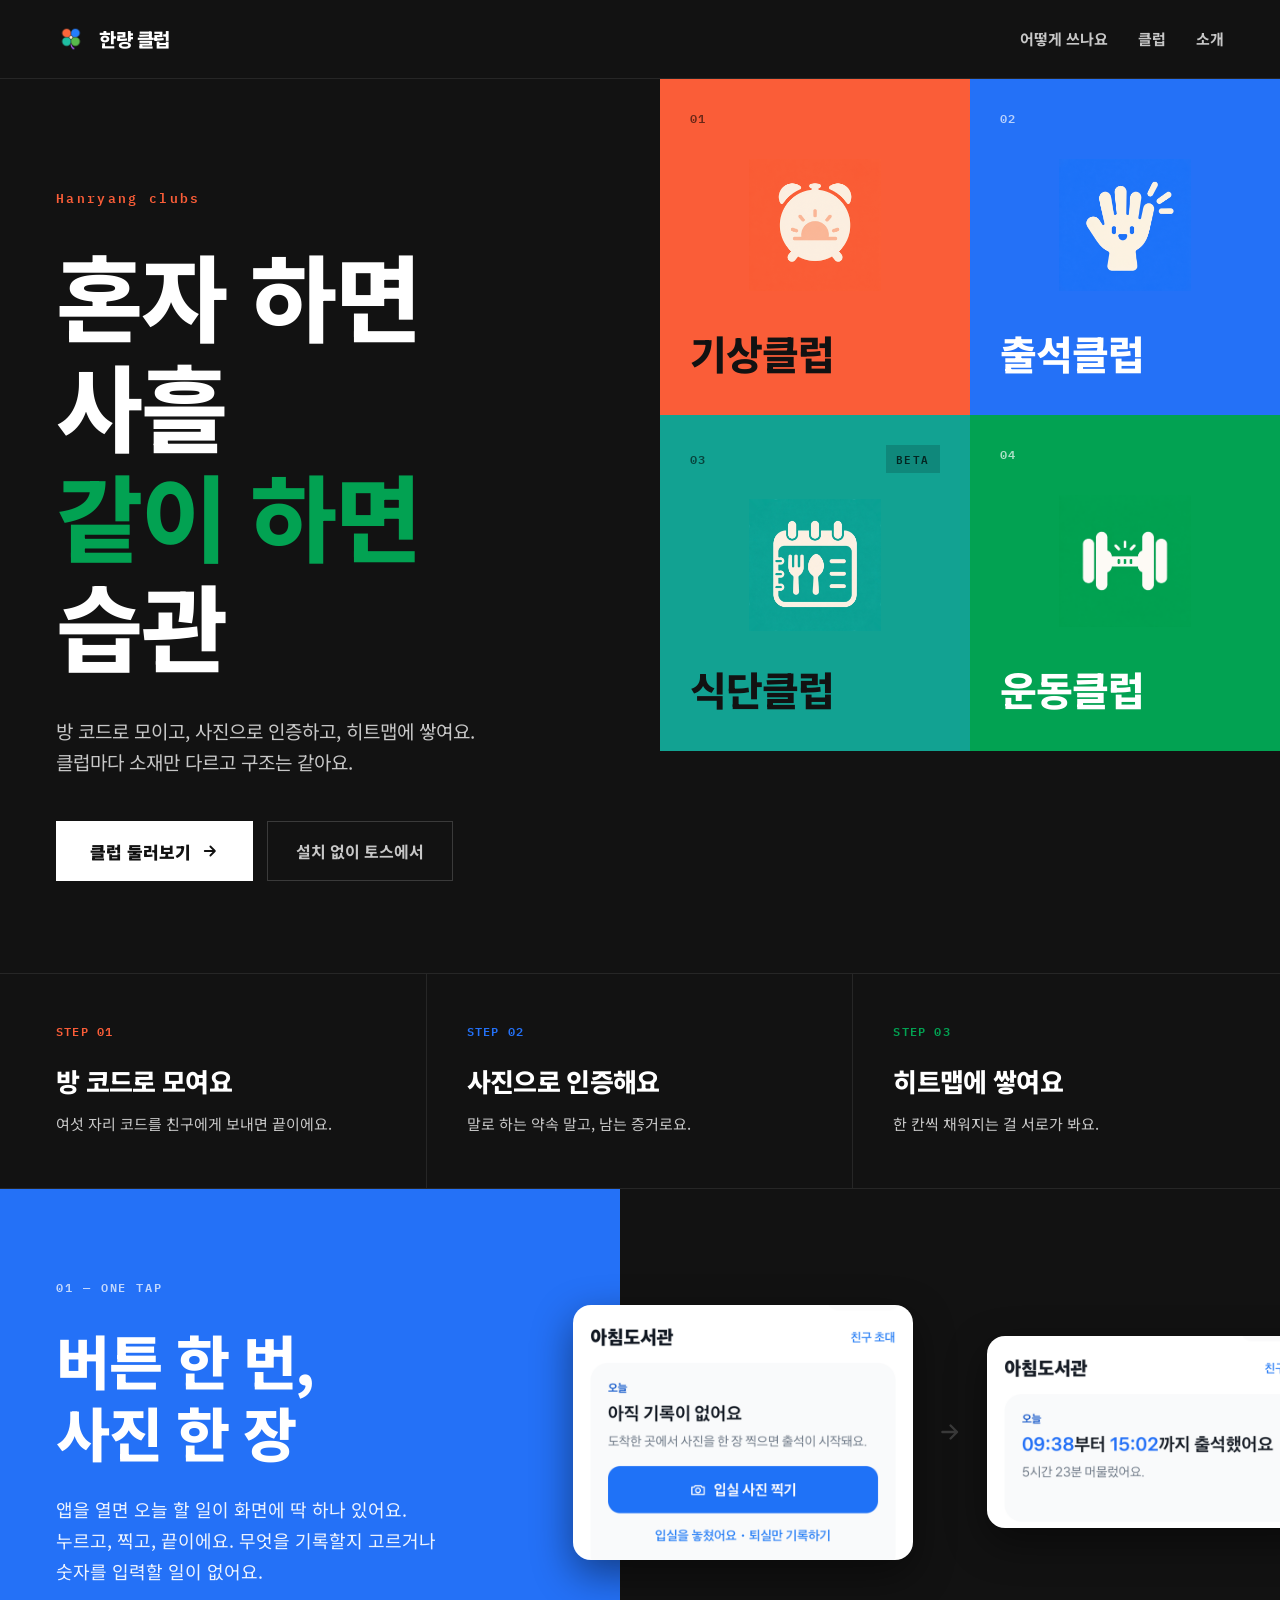
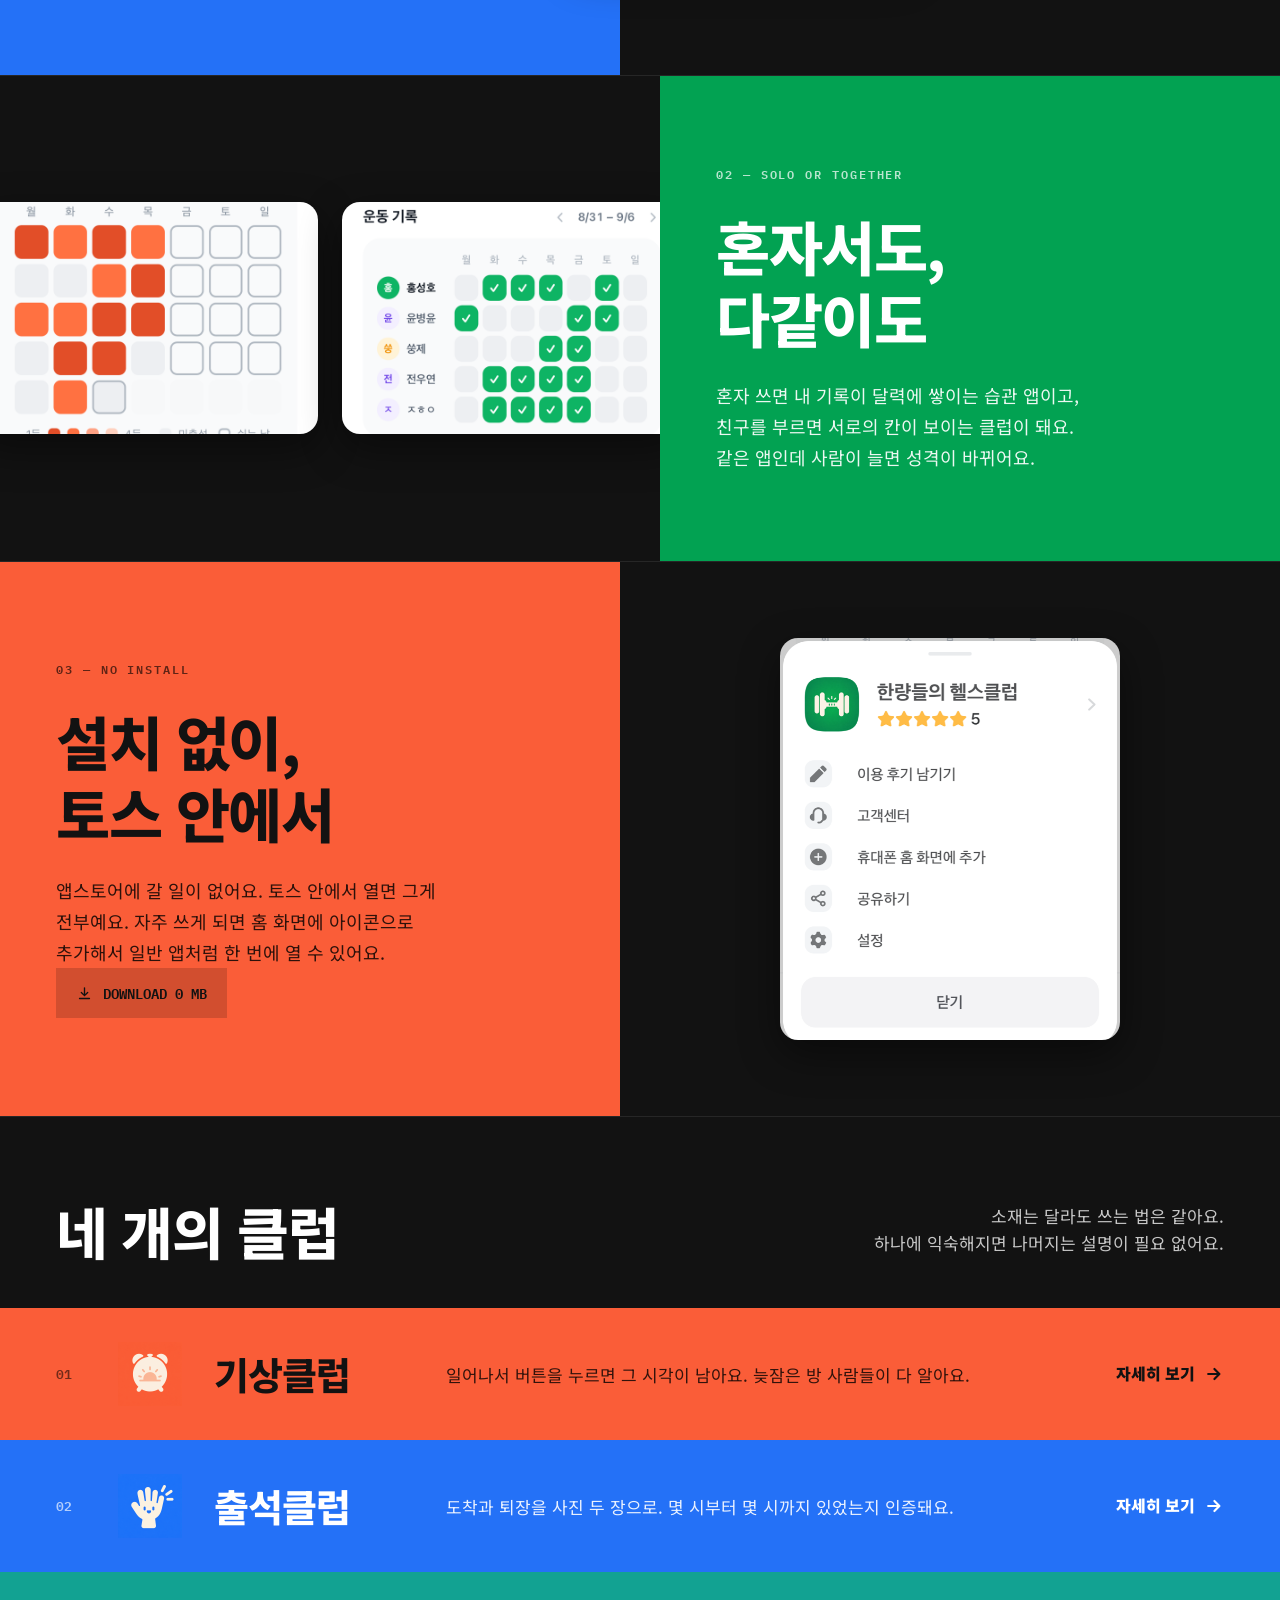
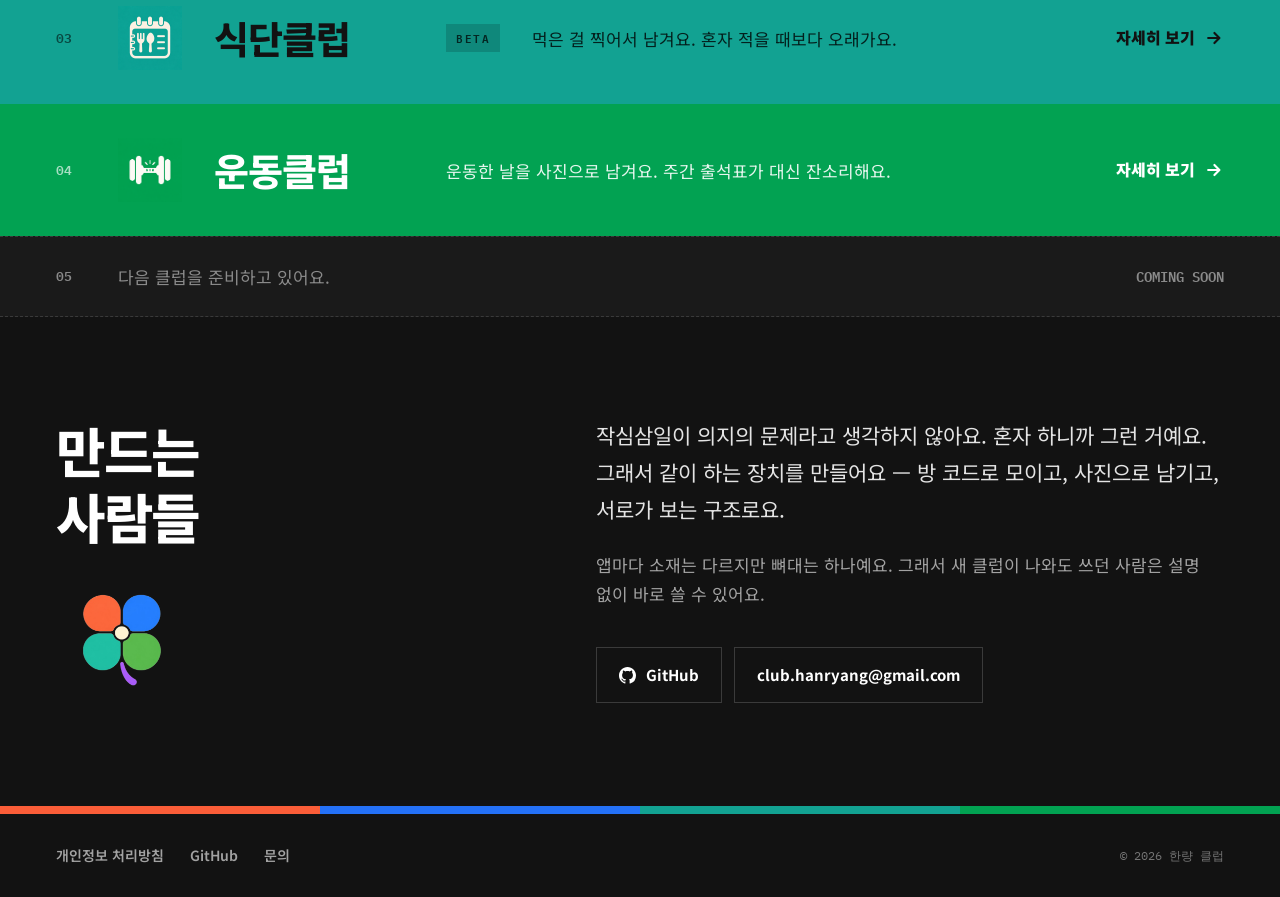
<file: index.html>
<!doctype html>
<html lang="ko">
<head>
<meta charset="utf-8">
<meta name="viewport" content="width=device-width, initial-scale=1">
<title>한량 클럽</title>
<meta name="description" content="혼자 하면 사흘, 같이 하면 습관. 방 코드로 모이고 사진으로 인증하는 토스 미니앱 시리즈예요.">
<link rel="canonical" href="https://club-hanryang.github.io/">
<meta property="og:type" content="website">
<meta property="og:title" content="한량 클럽">
<meta property="og:description" content="혼자 하면 사흘, 같이 하면 습관. 방 코드로 모이고 사진으로 인증하는 토스 미니앱 시리즈예요.">
<meta property="og:url" content="https://club-hanryang.github.io/">
<meta property="og:image" content="https://club-hanryang.github.io/assets/icons/clover.png">
<meta name="twitter:card" content="summary_large_image">
<link rel="icon" href="assets/icons/clover.png">
<link rel="preconnect" href="https://fonts.googleapis.com">
<link rel="preconnect" href="https://fonts.gstatic.com" crossorigin>
<link rel="stylesheet" href="https://fonts.googleapis.com/css2?family=Noto+Sans+KR:wght@400;500;700;800;900&family=IBM+Plex+Mono:wght@400;500;600&display=swap">
<link rel="stylesheet" href="css/style.css?v=4">
</head>
<body>

<header class="nav">
  <a class="brand" href="./"><img src="assets/icons/clover.png" alt=""><span>한량 클럽</span></a>
  <nav class="nav-links">
    <a href="#how">어떻게 쓰나요</a>
    <a href="#clubs">클럽</a>
    <a href="#about">소개</a>
  </nav>
</header>

<main>
  <section class="hero">
    <div class="hero-copy">
      <p class="eyebrow">Hanryang clubs</p>
      <h1 class="hero-title">혼자 하면 사흘<br><span style="color: #02A252">같이 하면</span><br>습관</h1>
      <p class="lede">방 코드로 모이고, 사진으로 인증하고, 히트맵에 쌓여요. 클럽마다 소재만 다르고 구조는 같아요.</p>
      <div class="cta-row">
        <a class="btn" href="#clubs">클럽 둘러보기<svg width="18" height="18" viewBox="0 0 24 24" fill="none"><path d="M5 12h13M12.5 6l6 6-6 6" stroke="currentColor" stroke-width="2.4" stroke-linecap="round" stroke-linejoin="round"/></svg></a>
        <span class="btn-ghost">설치 없이 토스에서</span>
      </div>
    </div>
    <div class="hero-grid">
      <a class="hero-cell on-light" style="background: #FA5D38" href="clubs/morning/">
        <span class="num">01</span>
        <img src="assets/icons/morning.png" alt="">
        <span class="name">기상클럽</span>
      </a>
      <a class="hero-cell on-dark" style="background: #2471F7" href="clubs/attendance/">
        <span class="num">02</span>
        <img src="assets/icons/attendance.png" alt="">
        <span class="name">출석클럽</span>
      </a>
      <a class="hero-cell on-light" style="background: #12A292" href="clubs/diet/">
        <span class="cell-top"><span class="num">03</span><span class="badge">BETA</span></span>
        <img src="assets/icons/diet.png" alt="">
        <span class="name">식단클럽</span>
      </a>
      <a class="hero-cell on-dark" style="background: #02A252" href="clubs/workout/">
        <span class="num">04</span>
        <img src="assets/icons/workout.png" alt="">
        <span class="name">운동클럽</span>
      </a>
    </div>
  </section>

  <section class="steps">
    <div class="step">
      <p class="label" style="color: #FA5D38">STEP 01</p>
      <h3>방 코드로 모여요</h3>
      <p>여섯 자리 코드를 친구에게 보내면 끝이에요.</p>
    </div>
    <div class="step">
      <p class="label" style="color: #2471F7">STEP 02</p>
      <h3>사진으로 인증해요</h3>
      <p>말로 하는 약속 말고, 남는 증거로요.</p>
    </div>
    <div class="step">
      <p class="label" style="color: #02A252">STEP 03</p>
      <h3>히트맵에 쌓여요</h3>
      <p>한 칸씩 채워지는 걸 서로가 봐요.</p>
    </div>
  </section>

  <section id="how">
    <div class="feature">
      <div class="feature-copy on-dark" style="background: #2471F7">
        <p class="label" style="color: rgba(255,255,255,.72)">01 — ONE TAP</p>
        <h2>버튼 한 번,<br>사진 한 장</h2>
        <p style="color: rgba(255,255,255,.92)">앱을 열면 오늘 할 일이 화면에 딱 하나 있어요. 누르고, 찍고, 끝이에요. 무엇을 기록할지 고르거나 숫자를 입력할 일이 없어요.</p>
      </div>
      <div class="feature-art">
        <img class="shot-img" src="assets/shots/today-before.png" alt="오늘 기록이 없는 홈 화면과 인증 버튼" loading="lazy" width="760" height="570">
        <svg class="arrow" width="26" height="26" viewBox="0 0 24 24" fill="none"><path d="M5 12h13M12.5 6l6 6-6 6" stroke="#3A3A3A" stroke-width="2.2" stroke-linecap="round" stroke-linejoin="round"/></svg>
        <img class="shot-img" src="assets/shots/today-after.png" alt="9시 38분부터 15시 2분까지 출석했다고 표시된 홈 화면" loading="lazy" width="760" height="430">
      </div>
    </div>

    <div class="feature">
      <div class="feature-art">
        <img class="shot-img" src="assets/shots/solo-month.png" alt="기상클럽의 최근 5주 출석 히트맵" loading="lazy" width="760" height="519">
        <img class="shot-img" src="assets/shots/together-week.png" alt="운동클럽에서 방 사람 다섯 명의 주간 출석표" loading="lazy" width="760" height="519">
      </div>
      <div class="feature-copy on-dark" style="background: #02A252">
        <p class="label" style="color: rgba(255,255,255,.72)">02 — SOLO OR TOGETHER</p>
        <h2>혼자서도,<br>다같이도</h2>
        <p style="color: rgba(255,255,255,.92)">혼자 쓰면 내 기록이 달력에 쌓이는 습관 앱이고, 친구를 부르면 서로의 칸이 보이는 클럽이 돼요. 같은 앱인데 사람이 늘면 성격이 바뀌어요.</p>
      </div>
    </div>

    <div class="feature">
      <div class="feature-copy on-light" style="background: #FA5D38">
        <p class="label" style="color: rgba(0,0,0,.62)">03 — NO INSTALL</p>
        <h2>설치 없이,<br>토스 안에서</h2>
        <p style="color: rgba(0,0,0,.82)">앱스토어에 갈 일이 없어요. 토스 안에서 열면 그게 전부예요. 자주 쓰게 되면 홈 화면에 아이콘으로 추가해서 일반 앱처럼 한 번에 열 수 있어요.</p>
        <span class="chip">
          <svg width="17" height="17" viewBox="0 0 24 24" fill="none"><path d="M12 4v11M7.5 10.5 12 15l4.5-4.5M5 19h14" stroke="#121212" stroke-width="1.9" stroke-linecap="round" stroke-linejoin="round"/></svg>
          DOWNLOAD 0 MB
        </span>
      </div>
      <div class="feature-art">
        <img class="shot-img" src="assets/shots/no-install.png" alt="토스 안에서 연 클럽의 더보기 시트. 휴대폰 홈 화면에 추가 항목이 보여요" loading="lazy" width="643" height="760">
      </div>
    </div>
  </section>

  <section id="clubs" style="border-top: 1px solid var(--line)">
    <div class="clubs-head">
      <h2>네 개의 클럽</h2>
      <p>소재는 달라도 쓰는 법은 같아요.<br>하나에 익숙해지면 나머지는 설명이 필요 없어요.</p>
    </div>
    <a class="club-row on-light" style="background: #FA5D38" href="clubs/morning/">
      <span class="num">01</span>
      <img src="assets/icons/morning.png" alt="">
      <span class="name">기상클럽</span>
      <span class="desc">일어나서 버튼을 누르면 그 시각이 남아요. 늦잠은 방 사람들이 다 알아요.</span>
      <span class="go">자세히 보기<svg width="20" height="20" viewBox="0 0 24 24" fill="none"><path d="M5 12h13M12.5 6l6 6-6 6" stroke="currentColor" stroke-width="2.6" stroke-linecap="round" stroke-linejoin="round"/></svg></span>
    </a>
    <a class="club-row on-dark" style="background: #2471F7" href="clubs/attendance/">
      <span class="num">02</span>
      <img src="assets/icons/attendance.png" alt="">
      <span class="name">출석클럽</span>
      <span class="desc">도착과 퇴장을 사진 두 장으로. 몇 시부터 몇 시까지 있었는지 인증돼요.</span>
      <span class="go">자세히 보기<svg width="20" height="20" viewBox="0 0 24 24" fill="none"><path d="M5 12h13M12.5 6l6 6-6 6" stroke="currentColor" stroke-width="2.6" stroke-linecap="round" stroke-linejoin="round"/></svg></span>
    </a>
    <a class="club-row on-light" style="background: #12A292" href="clubs/diet/">
      <span class="num">03</span>
      <img src="assets/icons/diet.png" alt="">
      <span class="name">식단클럽</span>
      <span class="badge">BETA</span>
      <span class="desc">먹은 걸 찍어서 남겨요. 혼자 적을 때보다 오래가요.</span>
      <span class="go">자세히 보기<svg width="20" height="20" viewBox="0 0 24 24" fill="none"><path d="M5 12h13M12.5 6l6 6-6 6" stroke="currentColor" stroke-width="2.6" stroke-linecap="round" stroke-linejoin="round"/></svg></span>
    </a>
    <a class="club-row on-dark" style="background: #02A252" href="clubs/workout/">
      <span class="num">04</span>
      <img src="assets/icons/workout.png" alt="">
      <span class="name">운동클럽</span>
      <span class="desc">운동한 날을 사진으로 남겨요. 주간 출석표가 대신 잔소리해요.</span>
      <span class="go">자세히 보기<svg width="20" height="20" viewBox="0 0 24 24" fill="none"><path d="M5 12h13M12.5 6l6 6-6 6" stroke="currentColor" stroke-width="2.6" stroke-linecap="round" stroke-linejoin="round"/></svg></span>
    </a>
    <div class="club-row soon">
      <span class="num">05</span>
      <span class="desc">다음 클럽을 준비하고 있어요.</span>
      <span class="mono" style="font-size:14px; font-weight:600">COMING SOON</span>
    </div>
  </section>

  <section id="about" class="about">
    <div class="about-side">
      <h2>만드는<br>사람들</h2>
      <img src="assets/icons/clover.png" alt="">
    </div>
    <div class="about-body">
      <p class="big">작심삼일이 의지의 문제라고 생각하지 않아요. 혼자 하니까 그런 거예요. 그래서 같이 하는 장치를 만들어요 — 방 코드로 모이고, 사진으로 남기고, 서로가 보는 구조로요.</p>
      <p class="small">앱마다 소재는 다르지만 뼈대는 하나예요. 그래서 새 클럽이 나와도 쓰던 사람은 설명 없이 바로 쓸 수 있어요.</p>
      <div class="links">
        <a class="link-box" href="https://github.com/club-hanryang" target="_blank" rel="noopener">
          <svg width="17" height="17" viewBox="0 0 16 16" fill="currentColor"><path d="M8 0C3.58 0 0 3.58 0 8c0 3.54 2.29 6.53 5.47 7.59.4.07.55-.17.55-.38 0-.19-.01-.82-.01-1.49-2.01.37-2.53-.49-2.69-.94-.09-.23-.48-.94-.82-1.13-.28-.15-.68-.52-.01-.53.63-.01 1.08.58 1.23.82.72 1.21 1.87.87 2.33.66.07-.52.28-.87.51-1.07-1.78-.2-3.64-.89-3.64-3.95 0-.87.31-1.59.82-2.15-.08-.2-.36-1.02.08-2.12 0 0 .67-.21 2.2.82.64-.18 1.32-.27 2-.27s1.36.09 2 .27c1.53-1.04 2.2-.82 2.2-.82.44 1.1.16 1.92.08 2.12.51.56.82 1.27.82 2.15 0 3.07-1.87 3.75-3.65 3.95.29.25.54.73.54 1.48 0 1.07-.01 1.93-.01 2.2 0 .21.15.46.55.38A8.01 8.01 0 0 0 16 8c0-4.42-3.58-8-8-8Z"/></svg>
          GitHub
        </a>
        <a class="link-box" href="mailto:club.hanryang@gmail.com">club.hanryang@gmail.com</a>
      </div>
    </div>
  </section>
</main>

<div class="stripe"><div style="background: #FA5D38"></div><div style="background: #2471F7"></div><div style="background: #12A292"></div><div style="background: #02A252"></div></div>
<footer class="foot">
  <div class="foot-links">
    <a href="privacy.html">개인정보 처리방침</a>
    <a href="https://github.com/club-hanryang" target="_blank" rel="noopener">GitHub</a>
    <a href="mailto:club.hanryang@gmail.com">문의</a>
  </div>
  <span class="copy">© 2026 한량 클럽</span>
</footer>
</body>
</html>
</file>
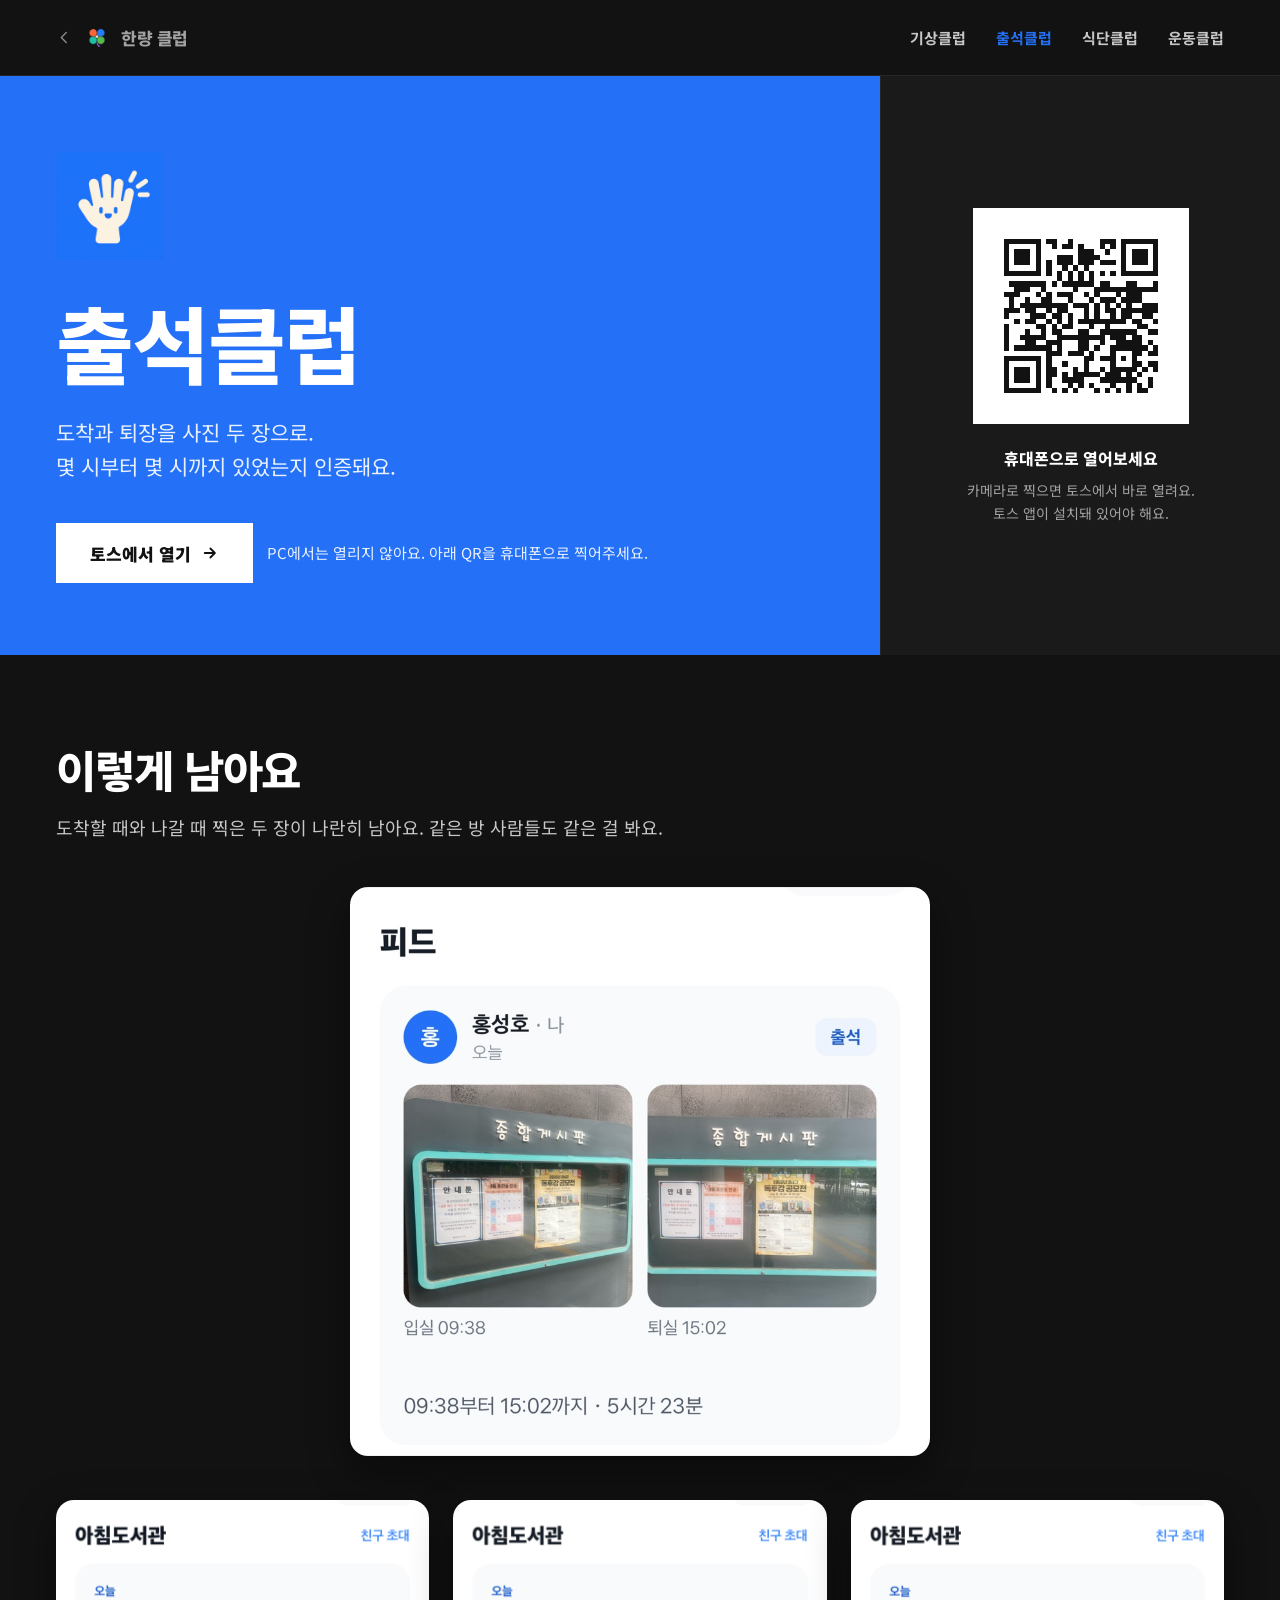
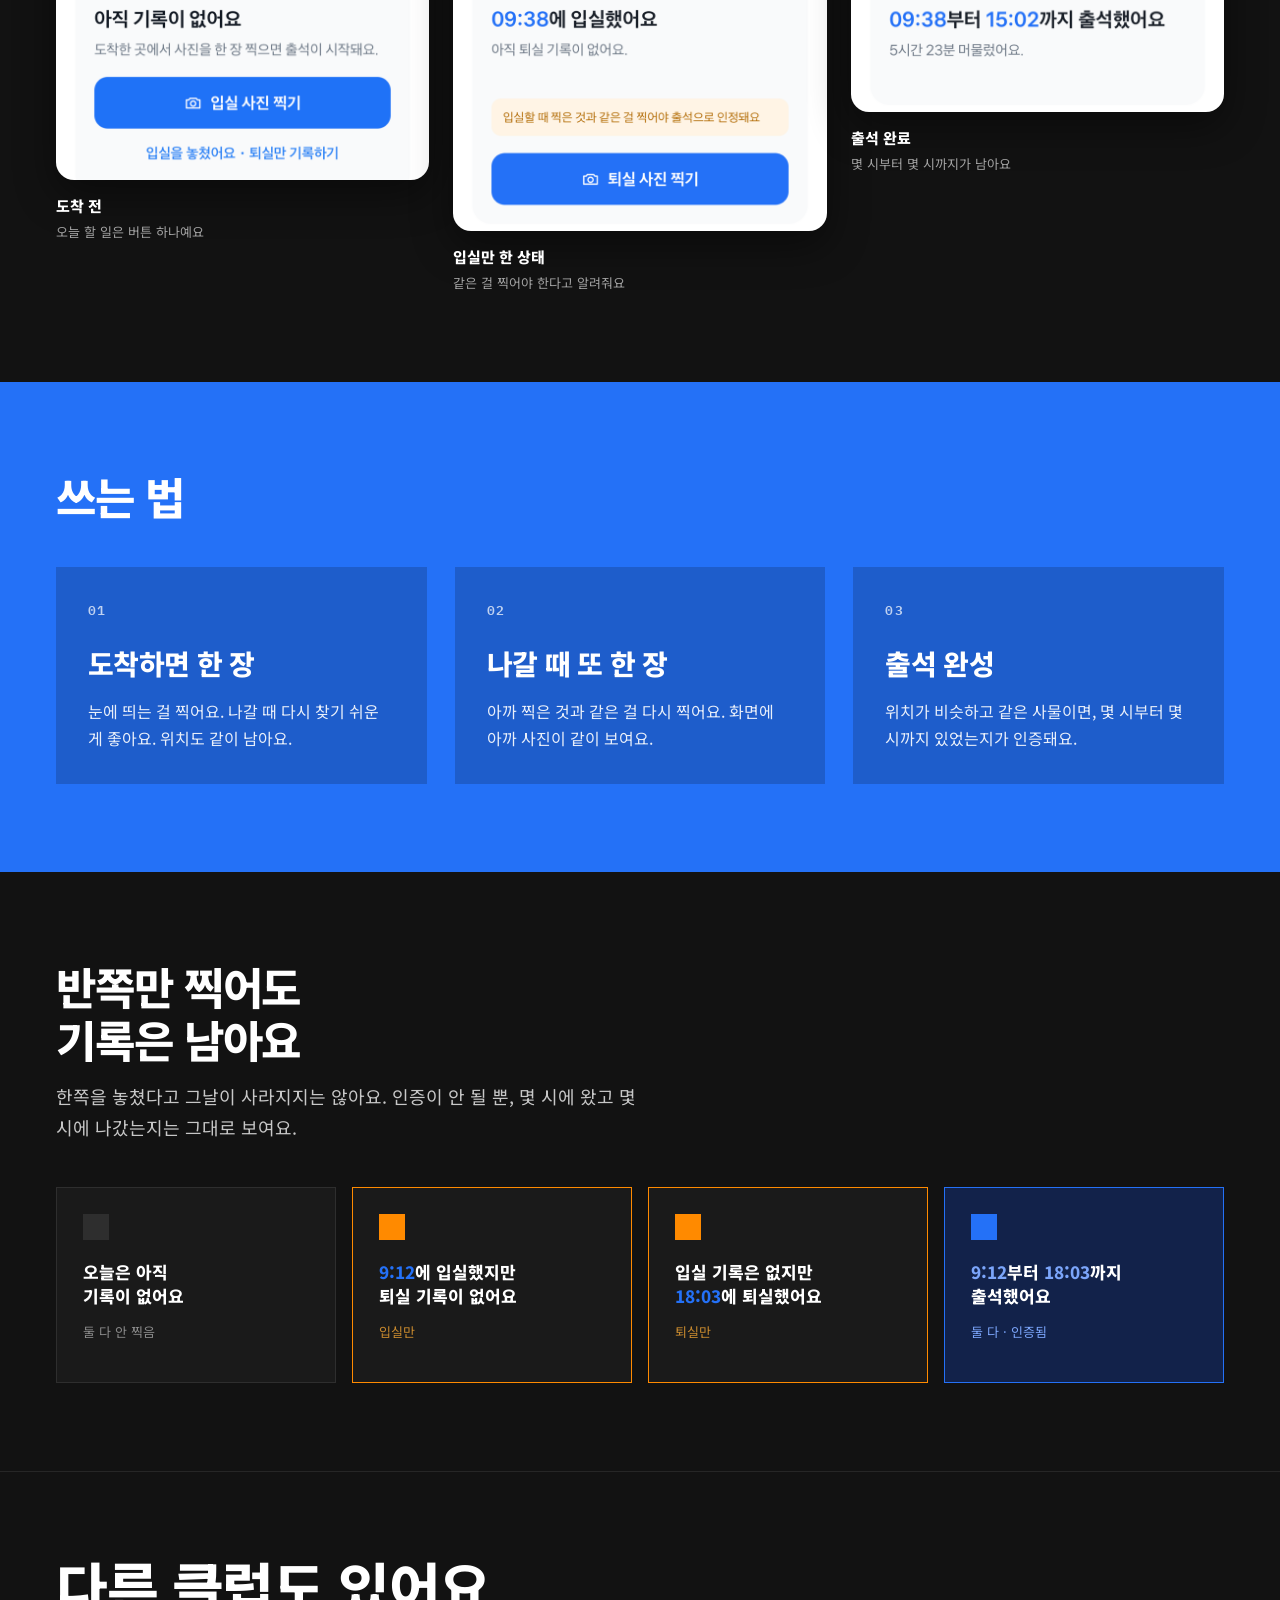
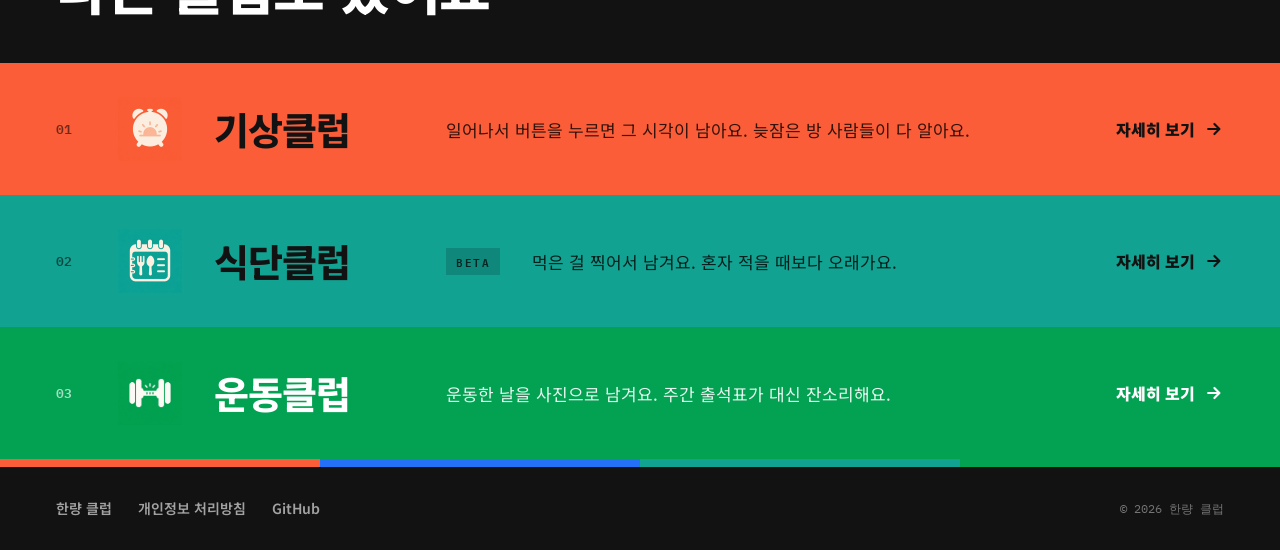
<file: clubs/attendance/index.html>
<!doctype html>
<html lang="ko">
<head>
<meta charset="utf-8">
<meta name="viewport" content="width=device-width, initial-scale=1">
<title>출석클럽 · 한량 클럽</title>
<meta name="description" content="도착과 퇴장을 사진 두 장으로. 몇 시부터 몇 시까지 있었는지 인증돼요.">
<link rel="canonical" href="https://club-hanryang.github.io/clubs/attendance/">
<meta property="og:type" content="website">
<meta property="og:title" content="출석클럽 · 한량 클럽">
<meta property="og:description" content="도착과 퇴장을 사진 두 장으로. 몇 시부터 몇 시까지 있었는지 인증돼요.">
<meta property="og:url" content="https://club-hanryang.github.io/clubs/attendance/">
<meta property="og:image" content="https://club-hanryang.github.io/assets/icons/attendance.png">
<meta name="twitter:card" content="summary_large_image">
<link rel="icon" href="../../assets/icons/clover.png">
<link rel="preconnect" href="https://fonts.googleapis.com">
<link rel="preconnect" href="https://fonts.gstatic.com" crossorigin>
<link rel="stylesheet" href="https://fonts.googleapis.com/css2?family=Noto+Sans+KR:wght@400;500;700;800;900&family=IBM+Plex+Mono:wght@400;500;600&display=swap">
<link rel="stylesheet" href="../../css/style.css?v=4">
</head>
<body>

<header class="nav">
  <a class="brand back" href="../../">
    <svg width="17" height="17" viewBox="0 0 24 24" fill="none"><path d="M14.5 5l-7 7 7 7" stroke="#8A8A8A" stroke-width="2" stroke-linecap="round" stroke-linejoin="round"/></svg>
    <img src="../../assets/icons/clover.png" alt=""><span>한량 클럽</span>
  </a>
  <nav class="nav-links">
      <a href="../morning/">기상클럽</a>
      <a href="./" aria-current="page" style="--accent: #2471F7">출석클럽</a>
      <a href="../diet/">식단클럽</a>
      <a href="../workout/">운동클럽</a>
  </nav>
</header>

<main>
  <section class="detail-hero">
    <div class="detail-copy on-dark" style="background: #2471F7">
      <img class="icon" src="../../assets/icons/attendance.png" alt="">
      <h1>출석클럽</h1>
      <p style="color: rgba(255,255,255,.9)">도착과 퇴장을 사진 두 장으로.<br>몇 시부터 몇 시까지 있었는지 인증돼요.</p>
      <div class="cta-row">
        <a class="btn" href="intoss://hanryang-attendance" data-scheme="intoss://hanryang-attendance" data-hint="open-hint">토스에서 열기<svg width="18" height="18" viewBox="0 0 24 24" fill="none"><path d="M5 12h13M12.5 6l6 6-6 6" stroke="currentColor" stroke-width="2.4" stroke-linecap="round" stroke-linejoin="round"/></svg></a>
        <span class="detail-hint" id="open-hint" style="color: rgba(255,255,255,.9)">설치 없이 토스 안에서</span>
      </div>
    </div>
    <aside class="qr-panel">
      <div class="qr-plate">
        <img src="../../assets/qr/attendance.svg" alt="출석클럽을 여는 QR 코드" width="176" height="176">
      </div>
      <div>
        <h3>휴대폰으로 열어보세요</h3>
        <p>카메라로 찍으면 토스에서 바로 열려요.<br>토스 앱이 설치돼 있어야 해요.</p>
      </div>
    </aside>
  </section>


  <section class="section">
    <h2>이렇게 남아요</h2>
    <p class="intro">도착할 때와 나갈 때 찍은 두 장이 나란히 남아요. 같은 방 사람들도 같은 걸 봐요.</p>
    <img class="shot-lead" src="../../assets/shots/feed-pair.jpg" alt="입실 09시 38분과 퇴실 15시 02분에 같은 게시판을 찍은 사진 두 장이 나란히 있는 피드 카드" loading="lazy" width="900" height="884">
    <div class="shot-trio">
      <figure>
        <img class="shot-img" src="../../assets/shots/today-before.png" alt="아직 기록이 없고 입실 사진 찍기 버튼이 있는 홈 화면" loading="lazy" width="760" height="570">
        <figcaption>도착 전<span>오늘 할 일은 버튼 하나예요</span></figcaption>
      </figure>
      <figure>
        <img class="shot-img" src="../../assets/shots/today-half.png" alt="9시 38분에 입실했고 아직 퇴실 기록이 없다는 홈 화면" loading="lazy" width="760" height="673">
        <figcaption>입실만 한 상태<span>같은 걸 찍어야 한다고 알려줘요</span></figcaption>
      </figure>
      <figure>
        <img class="shot-img" src="../../assets/shots/today-after.png" alt="9시 38분부터 15시 2분까지 출석했다고 표시된 홈 화면" loading="lazy" width="760" height="430">
        <figcaption>출석 완료<span>몇 시부터 몇 시까지가 남아요</span></figcaption>
      </figure>
    </div>
  </section>

  <section class="section" style="background: #2471F7" >
    <h2 class="on-dark" style="margin-bottom: 44px">쓰는 법</h2>
    <div class="how">
      <div class="how-card">
        <p class="label" style="color: rgba(255,255,255,.72)">01</p>
        <h3>도착하면 한 장</h3>
        <p style="color: rgba(255,255,255,.9)">눈에 띄는 걸 찍어요. 나갈 때 다시 찾기 쉬운 게 좋아요. 위치도 같이 남아요.</p>
      </div>
      <div class="how-card">
        <p class="label" style="color: rgba(255,255,255,.72)">02</p>
        <h3>나갈 때 또 한 장</h3>
        <p style="color: rgba(255,255,255,.9)">아까 찍은 것과 같은 걸 다시 찍어요. 화면에 아까 사진이 같이 보여요.</p>
      </div>
      <div class="how-card">
        <p class="label" style="color: rgba(255,255,255,.72)">03</p>
        <h3>출석 완성</h3>
        <p style="color: rgba(255,255,255,.9)">위치가 비슷하고 같은 사물이면, 몇 시부터 몇 시까지 있었는지가 인증돼요.</p>
      </div>
    </div>
  </section>

  <section class="section">
    <h2>반쪽만 찍어도<br>기록은 남아요</h2>
    <p class="intro">한쪽을 놓쳤다고 그날이 사라지지는 않아요. 인증이 안 될 뿐, 몇 시에 왔고 몇 시에 나갔는지는 그대로 보여요.</p>
    <div class="states">
      <div class="state"><i></i><h3>오늘은 아직<br>기록이 없어요</h3><p class="tag">둘 다 안 찍음</p></div>
      <div class="state half"><i></i><h3><span style="color:#2471F7">9:12</span>에 입실했지만<br>퇴실 기록이 없어요</h3><p class="tag">입실만</p></div>
      <div class="state half"><i></i><h3>입실 기록은 없지만<br><span style="color:#2471F7">18:03</span>에 퇴실했어요</h3><p class="tag">퇴실만</p></div>
      <div class="state done"><i></i><h3><span style="color:#7BA5FA">9:12</span>부터 <span style="color:#7BA5FA">18:03</span>까지<br>출석했어요</h3><p class="tag">둘 다 · 인증됨</p></div>
    </div>
  </section>

  <section style="border-top: 1px solid var(--line)">
    <div class="clubs-head"><h2>다른 클럽도 있어요</h2></div>
    <a class="club-row on-light" style="background: #FA5D38" href="../../clubs/morning/">
      <span class="num">01</span>
      <img src="../../assets/icons/morning.png" alt="">
      <span class="name">기상클럽</span>
      <span class="desc">일어나서 버튼을 누르면 그 시각이 남아요. 늦잠은 방 사람들이 다 알아요.</span>
      <span class="go">자세히 보기<svg width="20" height="20" viewBox="0 0 24 24" fill="none"><path d="M5 12h13M12.5 6l6 6-6 6" stroke="currentColor" stroke-width="2.6" stroke-linecap="round" stroke-linejoin="round"/></svg></span>
    </a>
    <a class="club-row on-light" style="background: #12A292" href="../../clubs/diet/">
      <span class="num">02</span>
      <img src="../../assets/icons/diet.png" alt="">
      <span class="name">식단클럽</span>
      <span class="badge">BETA</span>
      <span class="desc">먹은 걸 찍어서 남겨요. 혼자 적을 때보다 오래가요.</span>
      <span class="go">자세히 보기<svg width="20" height="20" viewBox="0 0 24 24" fill="none"><path d="M5 12h13M12.5 6l6 6-6 6" stroke="currentColor" stroke-width="2.6" stroke-linecap="round" stroke-linejoin="round"/></svg></span>
    </a>
    <a class="club-row on-dark" style="background: #02A252" href="../../clubs/workout/">
      <span class="num">03</span>
      <img src="../../assets/icons/workout.png" alt="">
      <span class="name">운동클럽</span>
      <span class="desc">운동한 날을 사진으로 남겨요. 주간 출석표가 대신 잔소리해요.</span>
      <span class="go">자세히 보기<svg width="20" height="20" viewBox="0 0 24 24" fill="none"><path d="M5 12h13M12.5 6l6 6-6 6" stroke="currentColor" stroke-width="2.6" stroke-linecap="round" stroke-linejoin="round"/></svg></span>
    </a>
  </section>
</main>

<div class="stripe"><div style="background: #FA5D38"></div><div style="background: #2471F7"></div><div style="background: #12A292"></div><div style="background: #02A252"></div></div>
<footer class="foot">
  <div class="foot-links">
    <a href="../../">한량 클럽</a>
    <a href="../../privacy.html">개인정보 처리방침</a>
    <a href="https://github.com/club-hanryang" target="_blank" rel="noopener">GitHub</a>
  </div>
  <span class="copy">© 2026 한량 클럽</span>
</footer>
<script src="../../js/app.js"></script>
</body>
</html>
</file>
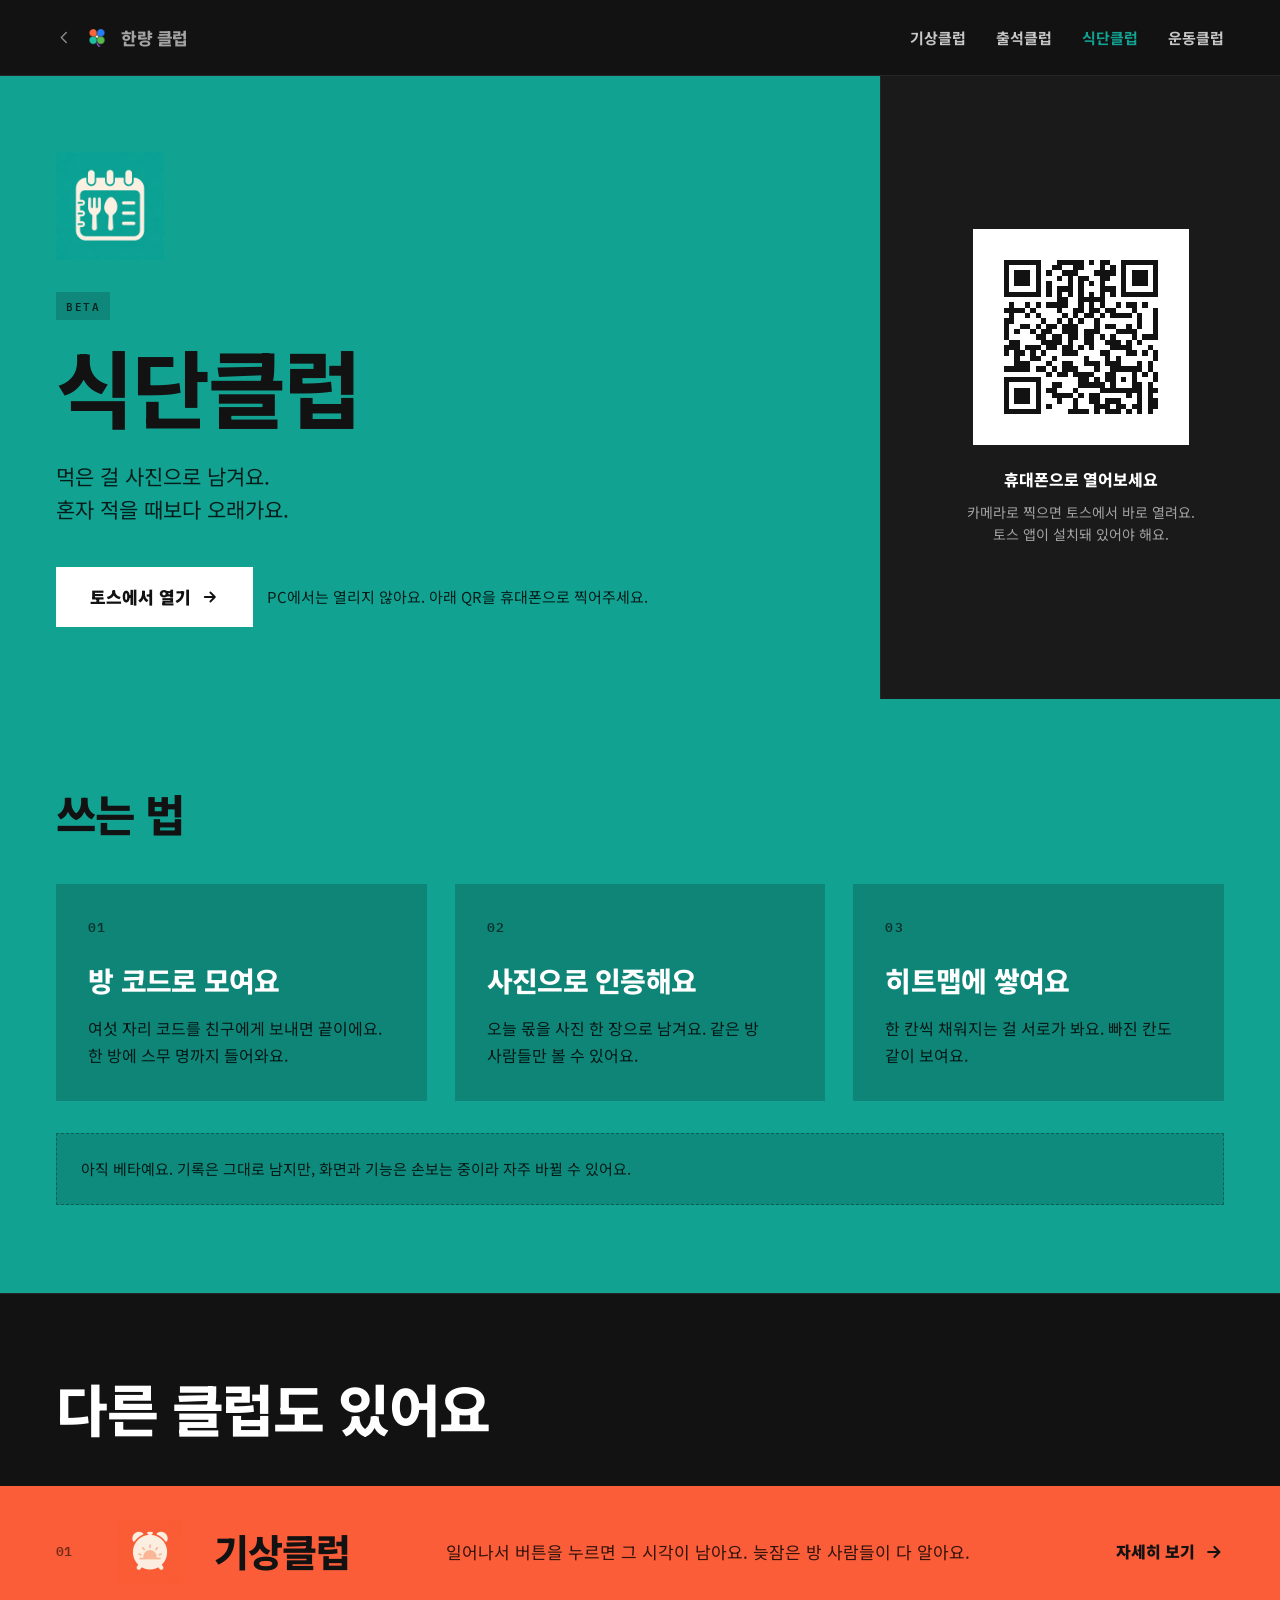
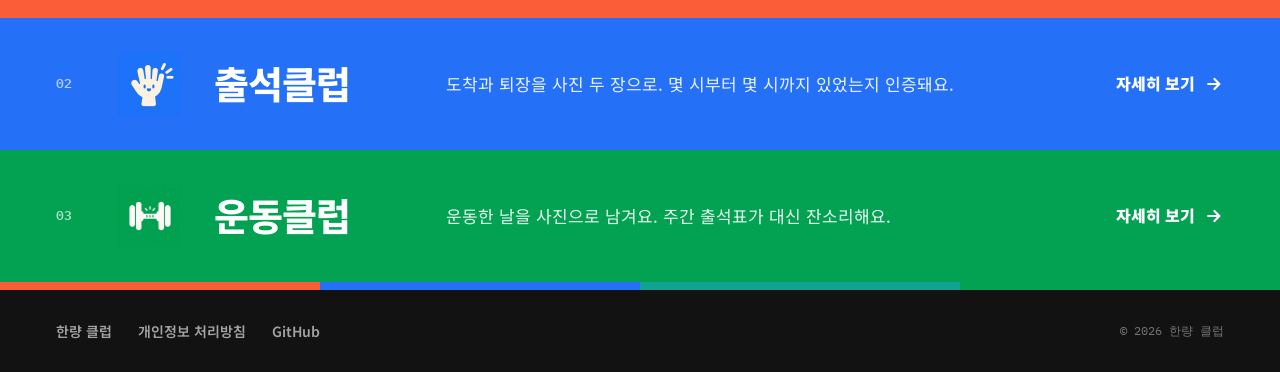
<file: clubs/diet/index.html>
<!doctype html>
<html lang="ko">
<head>
<meta charset="utf-8">
<meta name="viewport" content="width=device-width, initial-scale=1">
<title>식단클럽 · 한량 클럽</title>
<meta name="description" content="먹은 걸 찍어서 남겨요. 혼자 적을 때보다 오래가요.">
<link rel="canonical" href="https://club-hanryang.github.io/clubs/diet/">
<meta property="og:type" content="website">
<meta property="og:title" content="식단클럽 · 한량 클럽">
<meta property="og:description" content="먹은 걸 찍어서 남겨요. 혼자 적을 때보다 오래가요.">
<meta property="og:url" content="https://club-hanryang.github.io/clubs/diet/">
<meta property="og:image" content="https://club-hanryang.github.io/assets/icons/diet.png">
<meta name="twitter:card" content="summary_large_image">
<link rel="icon" href="../../assets/icons/clover.png">
<link rel="preconnect" href="https://fonts.googleapis.com">
<link rel="preconnect" href="https://fonts.gstatic.com" crossorigin>
<link rel="stylesheet" href="https://fonts.googleapis.com/css2?family=Noto+Sans+KR:wght@400;500;700;800;900&family=IBM+Plex+Mono:wght@400;500;600&display=swap">
<link rel="stylesheet" href="../../css/style.css?v=4">
</head>
<body>

<header class="nav">
  <a class="brand back" href="../../">
    <svg width="17" height="17" viewBox="0 0 24 24" fill="none"><path d="M14.5 5l-7 7 7 7" stroke="#8A8A8A" stroke-width="2" stroke-linecap="round" stroke-linejoin="round"/></svg>
    <img src="../../assets/icons/clover.png" alt=""><span>한량 클럽</span>
  </a>
  <nav class="nav-links">
      <a href="../morning/">기상클럽</a>
      <a href="../attendance/">출석클럽</a>
      <a href="./" aria-current="page" style="--accent: #12A292">식단클럽</a>
      <a href="../workout/">운동클럽</a>
  </nav>
</header>

<main>
  <section class="detail-hero">
    <div class="detail-copy on-light" style="background: #12A292">
      <img class="icon" src="../../assets/icons/diet.png" alt="">
      <span class="badge">BETA</span>
      <h1>식단클럽</h1>
      <p style="color: rgba(0,0,0,.82)">먹은 걸 사진으로 남겨요.<br>혼자 적을 때보다 오래가요.</p>
      <div class="cta-row">
        <a class="btn" href="intoss://hanryang-diet" data-scheme="intoss://hanryang-diet" data-hint="open-hint">토스에서 열기<svg width="18" height="18" viewBox="0 0 24 24" fill="none"><path d="M5 12h13M12.5 6l6 6-6 6" stroke="currentColor" stroke-width="2.4" stroke-linecap="round" stroke-linejoin="round"/></svg></a>
        <span class="detail-hint" id="open-hint" style="color: rgba(0,0,0,.82)">설치 없이 토스 안에서</span>
      </div>
    </div>
    <aside class="qr-panel">
      <div class="qr-plate">
        <img src="../../assets/qr/diet.svg" alt="식단클럽을 여는 QR 코드" width="176" height="176">
      </div>
      <div>
        <h3>휴대폰으로 열어보세요</h3>
        <p>카메라로 찍으면 토스에서 바로 열려요.<br>토스 앱이 설치돼 있어야 해요.</p>
      </div>
    </aside>
  </section>

  <section class="section" style="background: #12A292" >
    <h2 class="on-light" style="margin-bottom: 44px">쓰는 법</h2>
    <div class="how">
      <div class="how-card">
        <p class="label" style="color: rgba(0,0,0,.62)">01</p>
        <h3>방 코드로 모여요</h3>
        <p style="color: rgba(0,0,0,.82)">여섯 자리 코드를 친구에게 보내면 끝이에요. 한 방에 스무 명까지 들어와요.</p>
      </div>
      <div class="how-card">
        <p class="label" style="color: rgba(0,0,0,.62)">02</p>
        <h3>사진으로 인증해요</h3>
        <p style="color: rgba(0,0,0,.82)">오늘 몫을 사진 한 장으로 남겨요. 같은 방 사람들만 볼 수 있어요.</p>
      </div>
      <div class="how-card">
        <p class="label" style="color: rgba(0,0,0,.62)">03</p>
        <h3>히트맵에 쌓여요</h3>
        <p style="color: rgba(0,0,0,.82)">한 칸씩 채워지는 걸 서로가 봐요. 빠진 칸도 같이 보여요.</p>
      </div>
    </div>
    <p class="notice on-color" style="margin: 32px 0 0">아직 베타예요. 기록은 그대로 남지만, 화면과 기능은 손보는 중이라 자주 바뀔 수 있어요.</p>
  </section>

  <section style="border-top: 1px solid var(--line)">
    <div class="clubs-head"><h2>다른 클럽도 있어요</h2></div>
    <a class="club-row on-light" style="background: #FA5D38" href="../../clubs/morning/">
      <span class="num">01</span>
      <img src="../../assets/icons/morning.png" alt="">
      <span class="name">기상클럽</span>
      <span class="desc">일어나서 버튼을 누르면 그 시각이 남아요. 늦잠은 방 사람들이 다 알아요.</span>
      <span class="go">자세히 보기<svg width="20" height="20" viewBox="0 0 24 24" fill="none"><path d="M5 12h13M12.5 6l6 6-6 6" stroke="currentColor" stroke-width="2.6" stroke-linecap="round" stroke-linejoin="round"/></svg></span>
    </a>
    <a class="club-row on-dark" style="background: #2471F7" href="../../clubs/attendance/">
      <span class="num">02</span>
      <img src="../../assets/icons/attendance.png" alt="">
      <span class="name">출석클럽</span>
      <span class="desc">도착과 퇴장을 사진 두 장으로. 몇 시부터 몇 시까지 있었는지 인증돼요.</span>
      <span class="go">자세히 보기<svg width="20" height="20" viewBox="0 0 24 24" fill="none"><path d="M5 12h13M12.5 6l6 6-6 6" stroke="currentColor" stroke-width="2.6" stroke-linecap="round" stroke-linejoin="round"/></svg></span>
    </a>
    <a class="club-row on-dark" style="background: #02A252" href="../../clubs/workout/">
      <span class="num">03</span>
      <img src="../../assets/icons/workout.png" alt="">
      <span class="name">운동클럽</span>
      <span class="desc">운동한 날을 사진으로 남겨요. 주간 출석표가 대신 잔소리해요.</span>
      <span class="go">자세히 보기<svg width="20" height="20" viewBox="0 0 24 24" fill="none"><path d="M5 12h13M12.5 6l6 6-6 6" stroke="currentColor" stroke-width="2.6" stroke-linecap="round" stroke-linejoin="round"/></svg></span>
    </a>
  </section>
</main>

<div class="stripe"><div style="background: #FA5D38"></div><div style="background: #2471F7"></div><div style="background: #12A292"></div><div style="background: #02A252"></div></div>
<footer class="foot">
  <div class="foot-links">
    <a href="../../">한량 클럽</a>
    <a href="../../privacy.html">개인정보 처리방침</a>
    <a href="https://github.com/club-hanryang" target="_blank" rel="noopener">GitHub</a>
  </div>
  <span class="copy">© 2026 한량 클럽</span>
</footer>
<script src="../../js/app.js"></script>
</body>
</html>
</file>
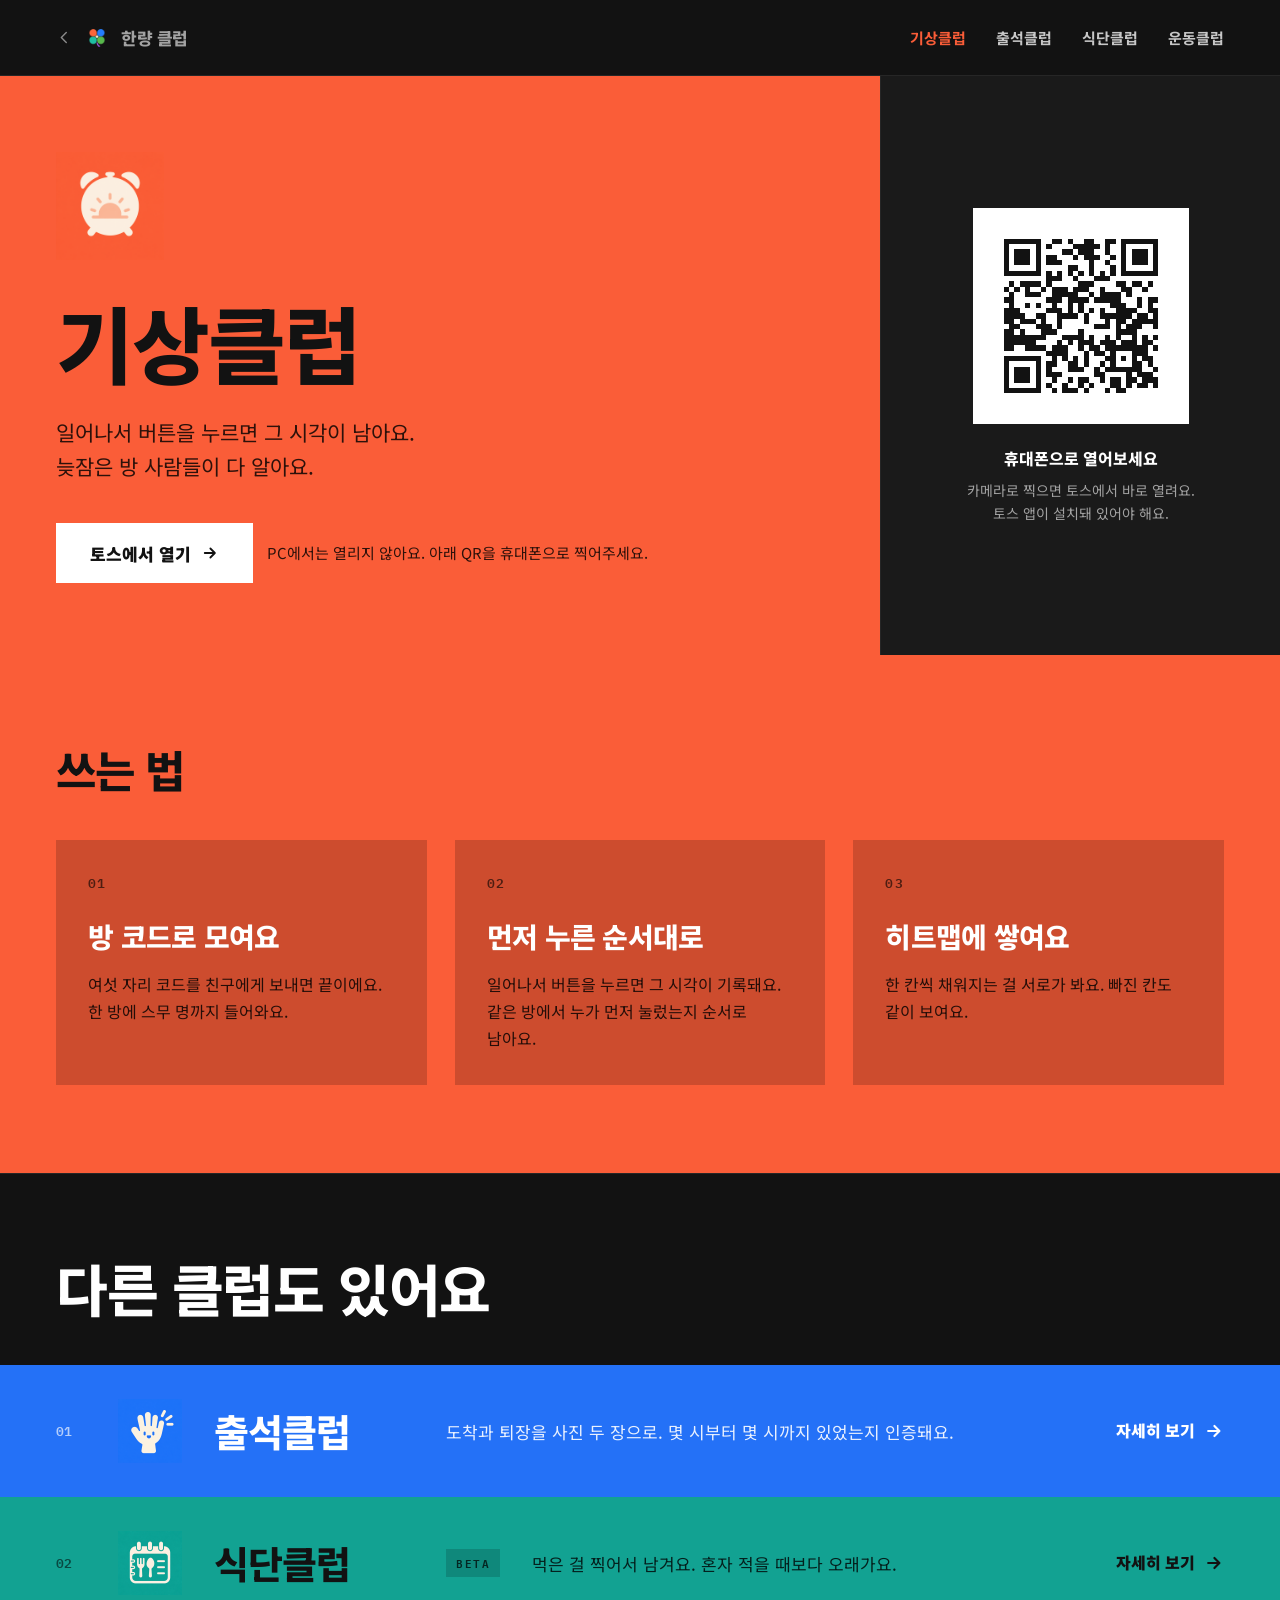
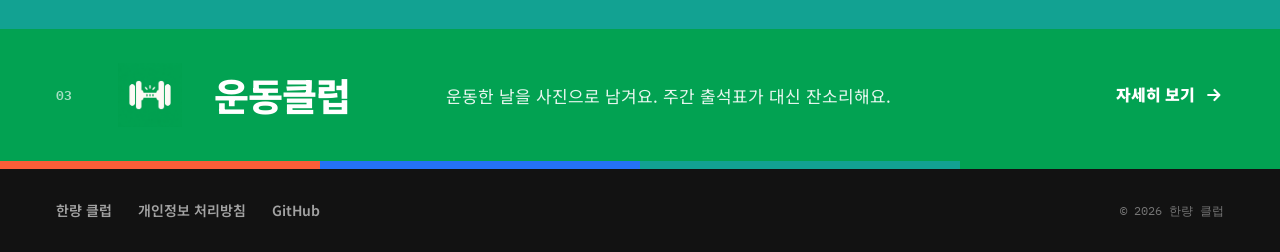
<file: clubs/morning/index.html>
<!doctype html>
<html lang="ko">
<head>
<meta charset="utf-8">
<meta name="viewport" content="width=device-width, initial-scale=1">
<title>기상클럽 · 한량 클럽</title>
<meta name="description" content="일어나서 버튼을 누르면 그 시각이 남아요. 늦잠은 방 사람들이 다 알아요.">
<link rel="canonical" href="https://club-hanryang.github.io/clubs/morning/">
<meta property="og:type" content="website">
<meta property="og:title" content="기상클럽 · 한량 클럽">
<meta property="og:description" content="일어나서 버튼을 누르면 그 시각이 남아요. 늦잠은 방 사람들이 다 알아요.">
<meta property="og:url" content="https://club-hanryang.github.io/clubs/morning/">
<meta property="og:image" content="https://club-hanryang.github.io/assets/icons/morning.png">
<meta name="twitter:card" content="summary_large_image">
<link rel="icon" href="../../assets/icons/clover.png">
<link rel="preconnect" href="https://fonts.googleapis.com">
<link rel="preconnect" href="https://fonts.gstatic.com" crossorigin>
<link rel="stylesheet" href="https://fonts.googleapis.com/css2?family=Noto+Sans+KR:wght@400;500;700;800;900&family=IBM+Plex+Mono:wght@400;500;600&display=swap">
<link rel="stylesheet" href="../../css/style.css?v=4">
</head>
<body>

<header class="nav">
  <a class="brand back" href="../../">
    <svg width="17" height="17" viewBox="0 0 24 24" fill="none"><path d="M14.5 5l-7 7 7 7" stroke="#8A8A8A" stroke-width="2" stroke-linecap="round" stroke-linejoin="round"/></svg>
    <img src="../../assets/icons/clover.png" alt=""><span>한량 클럽</span>
  </a>
  <nav class="nav-links">
      <a href="./" aria-current="page" style="--accent: #FA5D38">기상클럽</a>
      <a href="../attendance/">출석클럽</a>
      <a href="../diet/">식단클럽</a>
      <a href="../workout/">운동클럽</a>
  </nav>
</header>

<main>
  <section class="detail-hero">
    <div class="detail-copy on-light" style="background: #FA5D38">
      <img class="icon" src="../../assets/icons/morning.png" alt="">
      <h1>기상클럽</h1>
      <p style="color: rgba(0,0,0,.82)">일어나서 버튼을 누르면 그 시각이 남아요.<br>늦잠은 방 사람들이 다 알아요.</p>
      <div class="cta-row">
        <a class="btn" href="intoss://morning-race" data-scheme="intoss://morning-race" data-hint="open-hint">토스에서 열기<svg width="18" height="18" viewBox="0 0 24 24" fill="none"><path d="M5 12h13M12.5 6l6 6-6 6" stroke="currentColor" stroke-width="2.4" stroke-linecap="round" stroke-linejoin="round"/></svg></a>
        <span class="detail-hint" id="open-hint" style="color: rgba(0,0,0,.82)">설치 없이 토스 안에서</span>
      </div>
    </div>
    <aside class="qr-panel">
      <div class="qr-plate">
        <img src="../../assets/qr/morning.svg" alt="기상클럽을 여는 QR 코드" width="176" height="176">
      </div>
      <div>
        <h3>휴대폰으로 열어보세요</h3>
        <p>카메라로 찍으면 토스에서 바로 열려요.<br>토스 앱이 설치돼 있어야 해요.</p>
      </div>
    </aside>
  </section>

  <section class="section" style="background: #FA5D38" >
    <h2 class="on-light" style="margin-bottom: 44px">쓰는 법</h2>
    <div class="how">
      <div class="how-card">
        <p class="label" style="color: rgba(0,0,0,.62)">01</p>
        <h3>방 코드로 모여요</h3>
        <p style="color: rgba(0,0,0,.82)">여섯 자리 코드를 친구에게 보내면 끝이에요. 한 방에 스무 명까지 들어와요.</p>
      </div>
      <div class="how-card">
        <p class="label" style="color: rgba(0,0,0,.62)">02</p>
        <h3>먼저 누른 순서대로</h3>
        <p style="color: rgba(0,0,0,.82)">일어나서 버튼을 누르면 그 시각이 기록돼요. 같은 방에서 누가 먼저 눌렀는지 순서로 남아요.</p>
      </div>
      <div class="how-card">
        <p class="label" style="color: rgba(0,0,0,.62)">03</p>
        <h3>히트맵에 쌓여요</h3>
        <p style="color: rgba(0,0,0,.82)">한 칸씩 채워지는 걸 서로가 봐요. 빠진 칸도 같이 보여요.</p>
      </div>
    </div>
  </section>

  <section style="border-top: 1px solid var(--line)">
    <div class="clubs-head"><h2>다른 클럽도 있어요</h2></div>
    <a class="club-row on-dark" style="background: #2471F7" href="../../clubs/attendance/">
      <span class="num">01</span>
      <img src="../../assets/icons/attendance.png" alt="">
      <span class="name">출석클럽</span>
      <span class="desc">도착과 퇴장을 사진 두 장으로. 몇 시부터 몇 시까지 있었는지 인증돼요.</span>
      <span class="go">자세히 보기<svg width="20" height="20" viewBox="0 0 24 24" fill="none"><path d="M5 12h13M12.5 6l6 6-6 6" stroke="currentColor" stroke-width="2.6" stroke-linecap="round" stroke-linejoin="round"/></svg></span>
    </a>
    <a class="club-row on-light" style="background: #12A292" href="../../clubs/diet/">
      <span class="num">02</span>
      <img src="../../assets/icons/diet.png" alt="">
      <span class="name">식단클럽</span>
      <span class="badge">BETA</span>
      <span class="desc">먹은 걸 찍어서 남겨요. 혼자 적을 때보다 오래가요.</span>
      <span class="go">자세히 보기<svg width="20" height="20" viewBox="0 0 24 24" fill="none"><path d="M5 12h13M12.5 6l6 6-6 6" stroke="currentColor" stroke-width="2.6" stroke-linecap="round" stroke-linejoin="round"/></svg></span>
    </a>
    <a class="club-row on-dark" style="background: #02A252" href="../../clubs/workout/">
      <span class="num">03</span>
      <img src="../../assets/icons/workout.png" alt="">
      <span class="name">운동클럽</span>
      <span class="desc">운동한 날을 사진으로 남겨요. 주간 출석표가 대신 잔소리해요.</span>
      <span class="go">자세히 보기<svg width="20" height="20" viewBox="0 0 24 24" fill="none"><path d="M5 12h13M12.5 6l6 6-6 6" stroke="currentColor" stroke-width="2.6" stroke-linecap="round" stroke-linejoin="round"/></svg></span>
    </a>
  </section>
</main>

<div class="stripe"><div style="background: #FA5D38"></div><div style="background: #2471F7"></div><div style="background: #12A292"></div><div style="background: #02A252"></div></div>
<footer class="foot">
  <div class="foot-links">
    <a href="../../">한량 클럽</a>
    <a href="../../privacy.html">개인정보 처리방침</a>
    <a href="https://github.com/club-hanryang" target="_blank" rel="noopener">GitHub</a>
  </div>
  <span class="copy">© 2026 한량 클럽</span>
</footer>
<script src="../../js/app.js"></script>
</body>
</html>
</file>
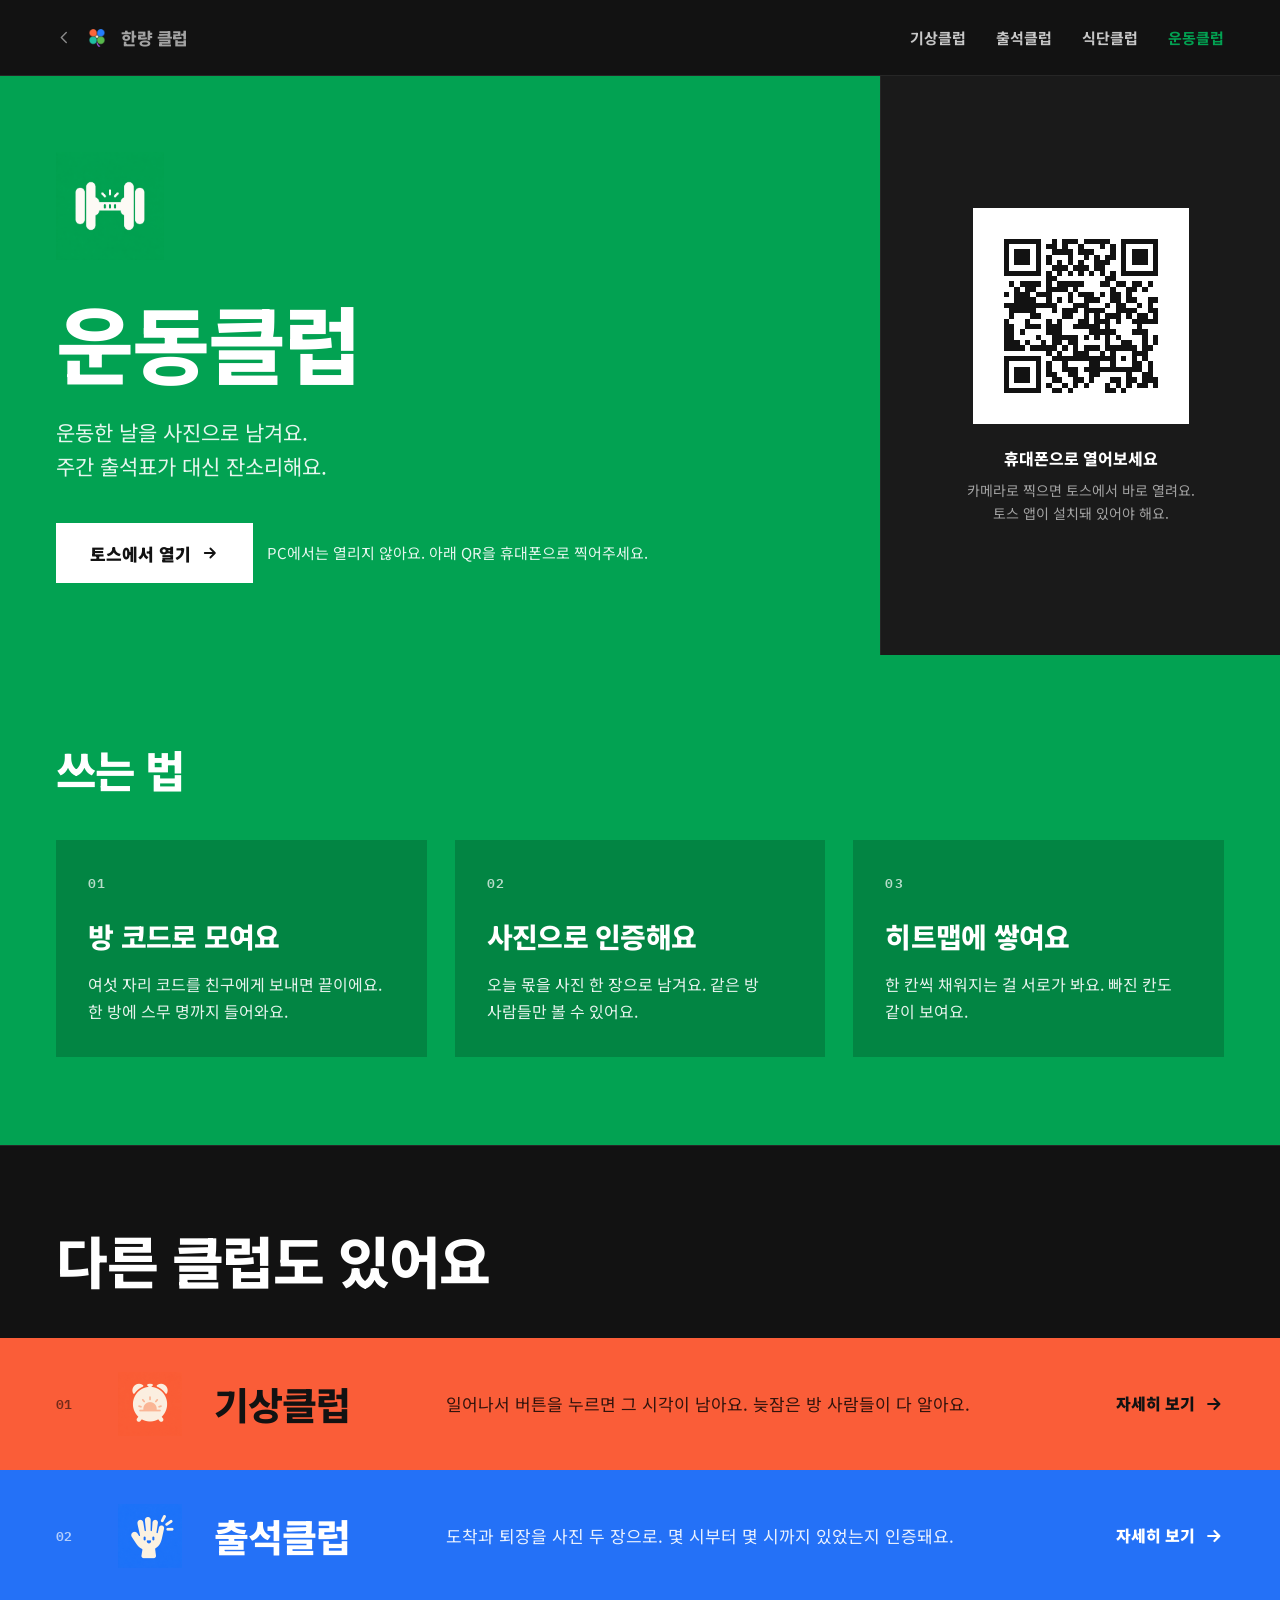
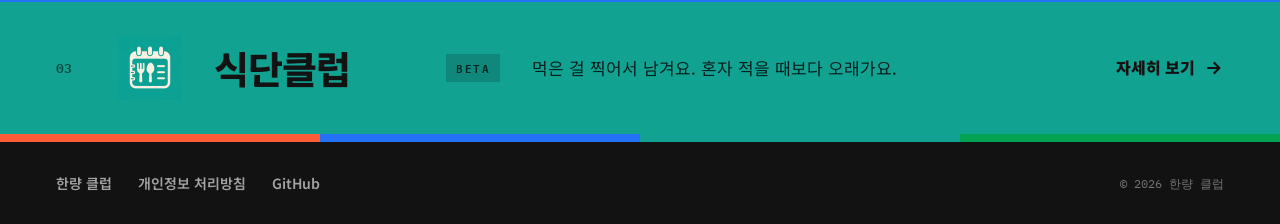
<file: clubs/workout/index.html>
<!doctype html>
<html lang="ko">
<head>
<meta charset="utf-8">
<meta name="viewport" content="width=device-width, initial-scale=1">
<title>운동클럽 · 한량 클럽</title>
<meta name="description" content="운동한 날을 사진으로 남겨요. 주간 출석표가 대신 잔소리해요.">
<link rel="canonical" href="https://club-hanryang.github.io/clubs/workout/">
<meta property="og:type" content="website">
<meta property="og:title" content="운동클럽 · 한량 클럽">
<meta property="og:description" content="운동한 날을 사진으로 남겨요. 주간 출석표가 대신 잔소리해요.">
<meta property="og:url" content="https://club-hanryang.github.io/clubs/workout/">
<meta property="og:image" content="https://club-hanryang.github.io/assets/icons/workout.png">
<meta name="twitter:card" content="summary_large_image">
<link rel="icon" href="../../assets/icons/clover.png">
<link rel="preconnect" href="https://fonts.googleapis.com">
<link rel="preconnect" href="https://fonts.gstatic.com" crossorigin>
<link rel="stylesheet" href="https://fonts.googleapis.com/css2?family=Noto+Sans+KR:wght@400;500;700;800;900&family=IBM+Plex+Mono:wght@400;500;600&display=swap">
<link rel="stylesheet" href="../../css/style.css?v=4">
</head>
<body>

<header class="nav">
  <a class="brand back" href="../../">
    <svg width="17" height="17" viewBox="0 0 24 24" fill="none"><path d="M14.5 5l-7 7 7 7" stroke="#8A8A8A" stroke-width="2" stroke-linecap="round" stroke-linejoin="round"/></svg>
    <img src="../../assets/icons/clover.png" alt=""><span>한량 클럽</span>
  </a>
  <nav class="nav-links">
      <a href="../morning/">기상클럽</a>
      <a href="../attendance/">출석클럽</a>
      <a href="../diet/">식단클럽</a>
      <a href="./" aria-current="page" style="--accent: #02A252">운동클럽</a>
  </nav>
</header>

<main>
  <section class="detail-hero">
    <div class="detail-copy on-dark" style="background: #02A252">
      <img class="icon" src="../../assets/icons/workout.png" alt="">
      <h1>운동클럽</h1>
      <p style="color: rgba(255,255,255,.9)">운동한 날을 사진으로 남겨요.<br>주간 출석표가 대신 잔소리해요.</p>
      <div class="cta-row">
        <a class="btn" href="intoss://pacemaker-workout" data-scheme="intoss://pacemaker-workout" data-hint="open-hint">토스에서 열기<svg width="18" height="18" viewBox="0 0 24 24" fill="none"><path d="M5 12h13M12.5 6l6 6-6 6" stroke="currentColor" stroke-width="2.4" stroke-linecap="round" stroke-linejoin="round"/></svg></a>
        <span class="detail-hint" id="open-hint" style="color: rgba(255,255,255,.9)">설치 없이 토스 안에서</span>
      </div>
    </div>
    <aside class="qr-panel">
      <div class="qr-plate">
        <img src="../../assets/qr/workout.svg" alt="운동클럽을 여는 QR 코드" width="176" height="176">
      </div>
      <div>
        <h3>휴대폰으로 열어보세요</h3>
        <p>카메라로 찍으면 토스에서 바로 열려요.<br>토스 앱이 설치돼 있어야 해요.</p>
      </div>
    </aside>
  </section>

  <section class="section" style="background: #02A252" >
    <h2 class="on-dark" style="margin-bottom: 44px">쓰는 법</h2>
    <div class="how">
      <div class="how-card">
        <p class="label" style="color: rgba(255,255,255,.72)">01</p>
        <h3>방 코드로 모여요</h3>
        <p style="color: rgba(255,255,255,.9)">여섯 자리 코드를 친구에게 보내면 끝이에요. 한 방에 스무 명까지 들어와요.</p>
      </div>
      <div class="how-card">
        <p class="label" style="color: rgba(255,255,255,.72)">02</p>
        <h3>사진으로 인증해요</h3>
        <p style="color: rgba(255,255,255,.9)">오늘 몫을 사진 한 장으로 남겨요. 같은 방 사람들만 볼 수 있어요.</p>
      </div>
      <div class="how-card">
        <p class="label" style="color: rgba(255,255,255,.72)">03</p>
        <h3>히트맵에 쌓여요</h3>
        <p style="color: rgba(255,255,255,.9)">한 칸씩 채워지는 걸 서로가 봐요. 빠진 칸도 같이 보여요.</p>
      </div>
    </div>
  </section>

  <section style="border-top: 1px solid var(--line)">
    <div class="clubs-head"><h2>다른 클럽도 있어요</h2></div>
    <a class="club-row on-light" style="background: #FA5D38" href="../../clubs/morning/">
      <span class="num">01</span>
      <img src="../../assets/icons/morning.png" alt="">
      <span class="name">기상클럽</span>
      <span class="desc">일어나서 버튼을 누르면 그 시각이 남아요. 늦잠은 방 사람들이 다 알아요.</span>
      <span class="go">자세히 보기<svg width="20" height="20" viewBox="0 0 24 24" fill="none"><path d="M5 12h13M12.5 6l6 6-6 6" stroke="currentColor" stroke-width="2.6" stroke-linecap="round" stroke-linejoin="round"/></svg></span>
    </a>
    <a class="club-row on-dark" style="background: #2471F7" href="../../clubs/attendance/">
      <span class="num">02</span>
      <img src="../../assets/icons/attendance.png" alt="">
      <span class="name">출석클럽</span>
      <span class="desc">도착과 퇴장을 사진 두 장으로. 몇 시부터 몇 시까지 있었는지 인증돼요.</span>
      <span class="go">자세히 보기<svg width="20" height="20" viewBox="0 0 24 24" fill="none"><path d="M5 12h13M12.5 6l6 6-6 6" stroke="currentColor" stroke-width="2.6" stroke-linecap="round" stroke-linejoin="round"/></svg></span>
    </a>
    <a class="club-row on-light" style="background: #12A292" href="../../clubs/diet/">
      <span class="num">03</span>
      <img src="../../assets/icons/diet.png" alt="">
      <span class="name">식단클럽</span>
      <span class="badge">BETA</span>
      <span class="desc">먹은 걸 찍어서 남겨요. 혼자 적을 때보다 오래가요.</span>
      <span class="go">자세히 보기<svg width="20" height="20" viewBox="0 0 24 24" fill="none"><path d="M5 12h13M12.5 6l6 6-6 6" stroke="currentColor" stroke-width="2.6" stroke-linecap="round" stroke-linejoin="round"/></svg></span>
    </a>
  </section>
</main>

<div class="stripe"><div style="background: #FA5D38"></div><div style="background: #2471F7"></div><div style="background: #12A292"></div><div style="background: #02A252"></div></div>
<footer class="foot">
  <div class="foot-links">
    <a href="../../">한량 클럽</a>
    <a href="../../privacy.html">개인정보 처리방침</a>
    <a href="https://github.com/club-hanryang" target="_blank" rel="noopener">GitHub</a>
  </div>
  <span class="copy">© 2026 한량 클럽</span>
</footer>
<script src="../../js/app.js"></script>
</body>
</html>
</file>
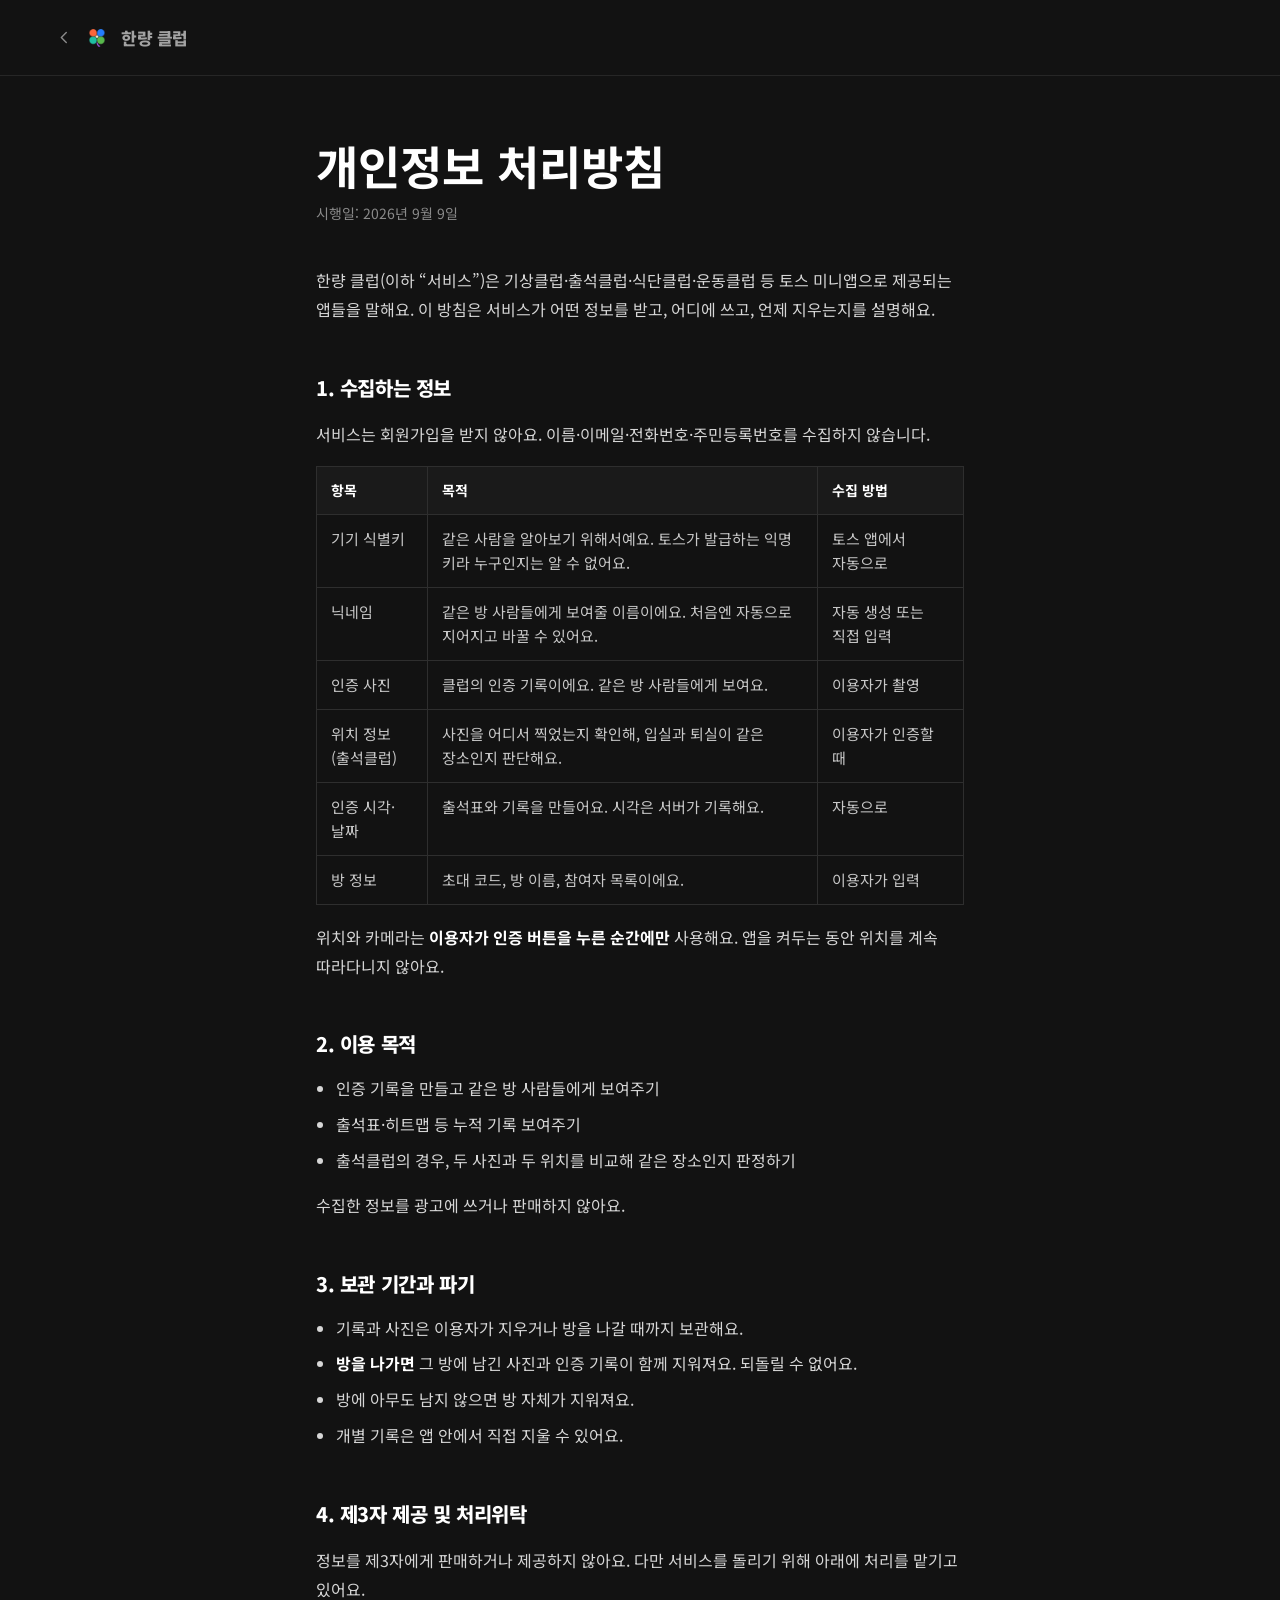
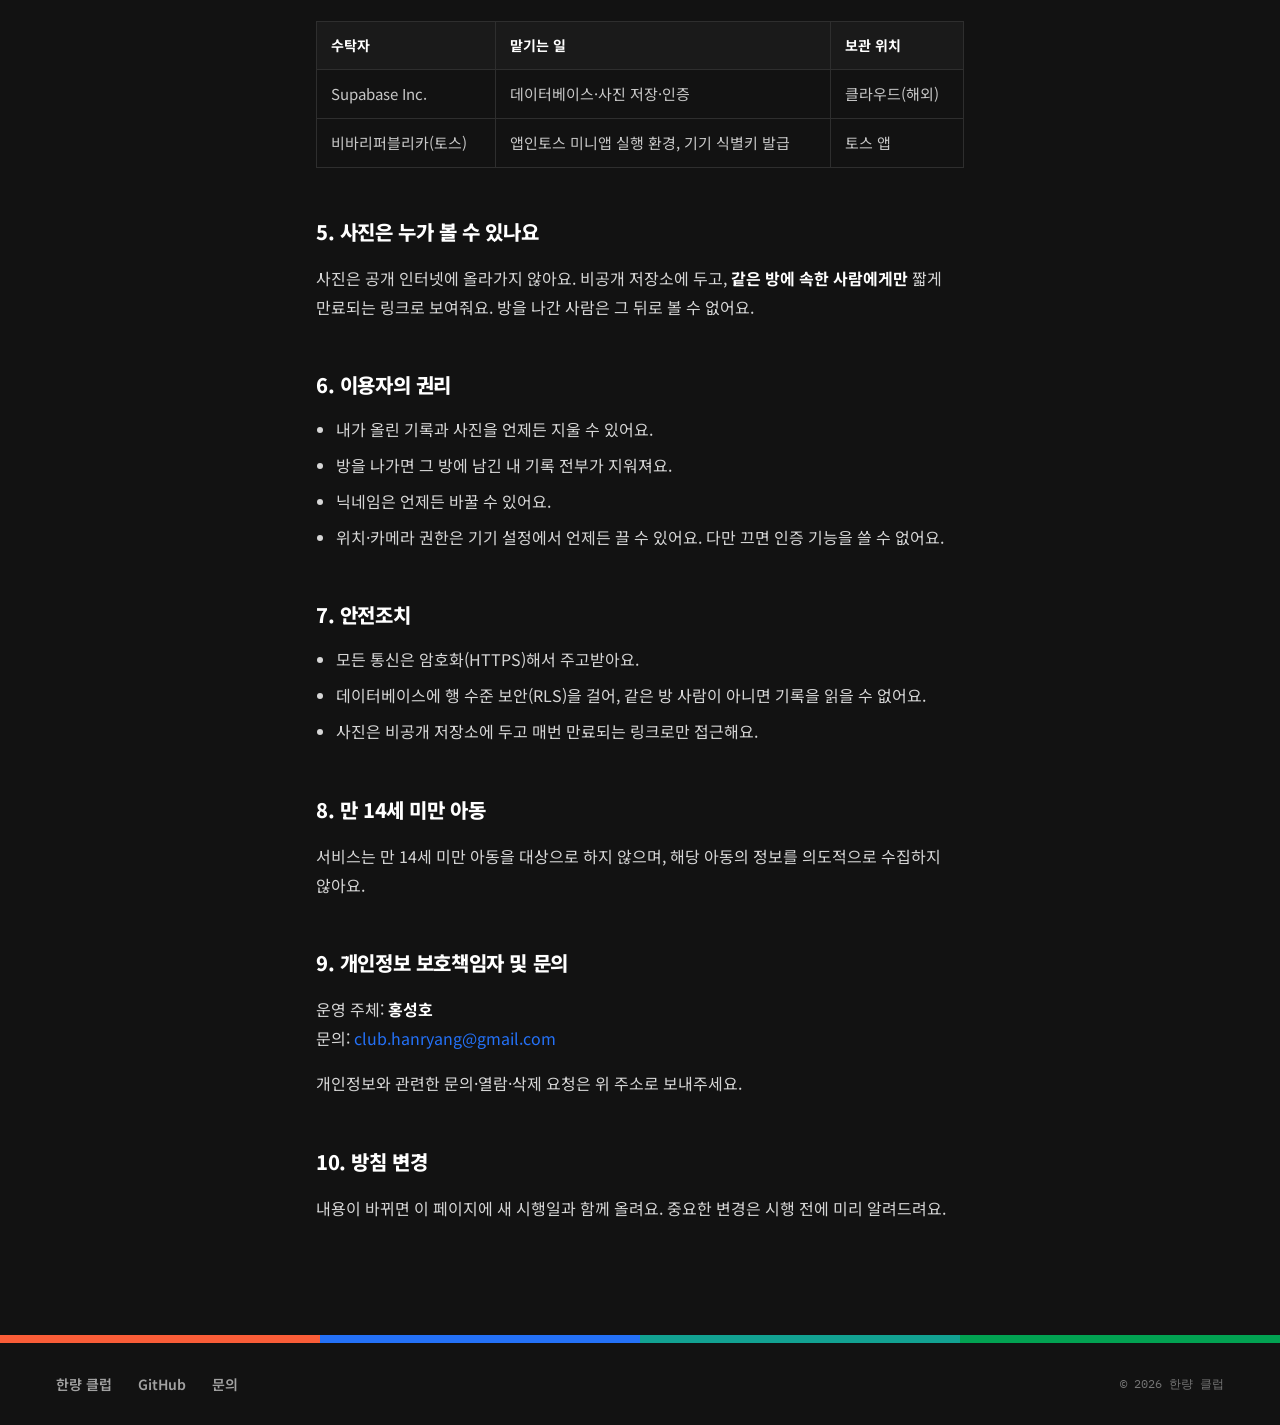
<file: privacy.html>
<!doctype html>
<html lang="ko">
<head>
<meta charset="utf-8">
<meta name="viewport" content="width=device-width, initial-scale=1">
<title>개인정보 처리방침 · 한량 클럽</title>
<meta name="description" content="한량 클럽이 어떤 정보를 받고, 어디에 쓰고, 언제 지우는지 설명해요.">
<link rel="canonical" href="https://club-hanryang.github.io/privacy.html">
<link rel="icon" href="assets/icons/clover.png">
<link rel="preconnect" href="https://fonts.googleapis.com">
<link rel="preconnect" href="https://fonts.gstatic.com" crossorigin>
<link rel="stylesheet" href="https://fonts.googleapis.com/css2?family=Noto+Sans+KR:wght@400;500;700;800;900&family=IBM+Plex+Mono:wght@400;500;600&display=swap">
<link rel="stylesheet" href="css/style.css?v=4">
<style>
  .doc { max-width: 760px; margin: 0 auto; padding: 64px var(--gutter) 96px; }
  .doc h1 { font-family: var(--display); font-size: clamp(32px, 4.4vw, 46px); line-height: 1.1; margin-bottom: 10px; }
  .doc .updated { color: var(--faint); font-size: 14px; margin: 0 0 40px; }
  .doc h2 { font-size: 20px; font-weight: 800; letter-spacing: -.02em; margin: 48px 0 14px; }
  .doc p, .doc li { font-size: 16px; line-height: 1.8; color: #D6D6D6; }
  .doc ul { padding-left: 20px; margin: 12px 0; }
  .doc li { margin-bottom: 7px; }
  .doc a { color: var(--attendance); }
  .doc a:hover { text-decoration: underline; }
  .doc table { width: 100%; border-collapse: collapse; margin: 18px 0; font-size: 15px; }
  .doc th, .doc td { border: 1px solid var(--panel-line); padding: 12px 14px; text-align: left; vertical-align: top; }
  .doc th { background: var(--panel); font-weight: 700; color: var(--ink); font-size: 14px; }
  .doc td { color: var(--dim); }
  .doc strong { color: var(--ink); }
  @media (max-width: 720px) {
    .doc { padding: 40px var(--gutter) 64px; }
    .doc table, .doc thead, .doc tbody, .doc tr, .doc th, .doc td { display: block; }
    .doc th { border-bottom: 0; }
    .doc td { border-top: 0; }
    .doc tr { margin-bottom: 14px; }
  }
</style>
</head>
<body>

<header class="nav">
  <a class="brand back" href="./">
    <svg width="17" height="17" viewBox="0 0 24 24" fill="none"><path d="M14.5 5l-7 7 7 7" stroke="#8A8A8A" stroke-width="2" stroke-linecap="round" stroke-linejoin="round"/></svg>
    <img src="assets/icons/clover.png" alt=""><span>한량 클럽</span>
  </a>
</header>

<main class="doc">
  <h1>개인정보 처리방침</h1>
  <p class="updated">시행일: 2026년 9월 9일</p>

  <p>한량 클럽(이하 “서비스”)은 기상클럽·출석클럽·식단클럽·운동클럽 등 토스 미니앱으로 제공되는 앱들을 말해요. 이 방침은 서비스가 어떤 정보를 받고, 어디에 쓰고, 언제 지우는지를 설명해요.</p>

  <h2>1. 수집하는 정보</h2>
  <p>서비스는 회원가입을 받지 않아요. 이름·이메일·전화번호·주민등록번호를 수집하지 않습니다.</p>
  <table>
    <tr><th>항목</th><th>목적</th><th>수집 방법</th></tr>
    <tr><td>기기 식별키</td><td>같은 사람을 알아보기 위해서예요. 토스가 발급하는 익명 키라 누구인지는 알 수 없어요.</td><td>토스 앱에서 자동으로</td></tr>
    <tr><td>닉네임</td><td>같은 방 사람들에게 보여줄 이름이에요. 처음엔 자동으로 지어지고 바꿀 수 있어요.</td><td>자동 생성 또는 직접 입력</td></tr>
    <tr><td>인증 사진</td><td>클럽의 인증 기록이에요. 같은 방 사람들에게 보여요.</td><td>이용자가 촬영</td></tr>
    <tr><td>위치 정보<br>(출석클럽)</td><td>사진을 어디서 찍었는지 확인해, 입실과 퇴실이 같은 장소인지 판단해요.</td><td>이용자가 인증할 때</td></tr>
    <tr><td>인증 시각·날짜</td><td>출석표와 기록을 만들어요. 시각은 서버가 기록해요.</td><td>자동으로</td></tr>
    <tr><td>방 정보</td><td>초대 코드, 방 이름, 참여자 목록이에요.</td><td>이용자가 입력</td></tr>
  </table>
  <p>위치와 카메라는 <strong>이용자가 인증 버튼을 누른 순간에만</strong> 사용해요. 앱을 켜두는 동안 위치를 계속 따라다니지 않아요.</p>

  <h2>2. 이용 목적</h2>
  <ul>
    <li>인증 기록을 만들고 같은 방 사람들에게 보여주기</li>
    <li>출석표·히트맵 등 누적 기록 보여주기</li>
    <li>출석클럽의 경우, 두 사진과 두 위치를 비교해 같은 장소인지 판정하기</li>
  </ul>
  <p>수집한 정보를 광고에 쓰거나 판매하지 않아요.</p>

  <h2>3. 보관 기간과 파기</h2>
  <ul>
    <li>기록과 사진은 이용자가 지우거나 방을 나갈 때까지 보관해요.</li>
    <li><strong>방을 나가면</strong> 그 방에 남긴 사진과 인증 기록이 함께 지워져요. 되돌릴 수 없어요.</li>
    <li>방에 아무도 남지 않으면 방 자체가 지워져요.</li>
    <li>개별 기록은 앱 안에서 직접 지울 수 있어요.</li>
  </ul>

  <h2>4. 제3자 제공 및 처리위탁</h2>
  <p>정보를 제3자에게 판매하거나 제공하지 않아요. 다만 서비스를 돌리기 위해 아래에 처리를 맡기고 있어요.</p>
  <table>
    <tr><th>수탁자</th><th>맡기는 일</th><th>보관 위치</th></tr>
    <tr><td>Supabase Inc.</td><td>데이터베이스·사진 저장·인증</td><td>클라우드(해외)</td></tr>
    <tr><td>비바리퍼블리카(토스)</td><td>앱인토스 미니앱 실행 환경, 기기 식별키 발급</td><td>토스 앱</td></tr>
  </table>

  <h2>5. 사진은 누가 볼 수 있나요</h2>
  <p>사진은 공개 인터넷에 올라가지 않아요. 비공개 저장소에 두고, <strong>같은 방에 속한 사람에게만</strong> 짧게 만료되는 링크로 보여줘요. 방을 나간 사람은 그 뒤로 볼 수 없어요.</p>

  <h2>6. 이용자의 권리</h2>
  <ul>
    <li>내가 올린 기록과 사진을 언제든 지울 수 있어요.</li>
    <li>방을 나가면 그 방에 남긴 내 기록 전부가 지워져요.</li>
    <li>닉네임은 언제든 바꿀 수 있어요.</li>
    <li>위치·카메라 권한은 기기 설정에서 언제든 끌 수 있어요. 다만 끄면 인증 기능을 쓸 수 없어요.</li>
  </ul>

  <h2>7. 안전조치</h2>
  <ul>
    <li>모든 통신은 암호화(HTTPS)해서 주고받아요.</li>
    <li>데이터베이스에 행 수준 보안(RLS)을 걸어, 같은 방 사람이 아니면 기록을 읽을 수 없어요.</li>
    <li>사진은 비공개 저장소에 두고 매번 만료되는 링크로만 접근해요.</li>
  </ul>

  <h2>8. 만 14세 미만 아동</h2>
  <p>서비스는 만 14세 미만 아동을 대상으로 하지 않으며, 해당 아동의 정보를 의도적으로 수집하지 않아요.</p>

  <h2>9. 개인정보 보호책임자 및 문의</h2>
  <p>
    운영 주체: <strong>홍성호</strong><br>
    문의: <a href="mailto:club.hanryang@gmail.com">club.hanryang@gmail.com</a>
  </p>
  <p>개인정보와 관련한 문의·열람·삭제 요청은 위 주소로 보내주세요.</p>

  <h2>10. 방침 변경</h2>
  <p>내용이 바뀌면 이 페이지에 새 시행일과 함께 올려요. 중요한 변경은 시행 전에 미리 알려드려요.</p>
</main>

<div class="stripe">
  <div style="background: #FA5D38"></div><div style="background: #2471F7"></div><div style="background: #12A292"></div><div style="background: #02A252"></div>
</div>
<footer class="foot">
  <div class="foot-links">
    <a href="./">한량 클럽</a>
    <a href="https://github.com/club-hanryang" target="_blank" rel="noopener">GitHub</a>
    <a href="mailto:club.hanryang@gmail.com">문의</a>
  </div>
  <span class="copy">© 2026 한량 클럽</span>
</footer>
</body>
</html>
</file>
<file: css/style.css>
/* 한량들의 클럽 — 공용 스타일
 *
 * 여섯 페이지가 이 파일 하나를 같이 써요. 빌드 과정이 없어서, 색이나 간격을
 * 고칠 자리가 여러 곳에 흩어지면 금방 어긋나요. 값은 전부 여기 변수로 모아뒀어요.
 *
 * 브랜드 색은 각 앱 아이콘의 배경에서 그대로 뽑은 값이에요. 아이콘이 기준이에요. */

:root {
  --morning: #FA5D38;
  --attendance: #2471F7;
  --diet: #12A292;
  --workout: #02A252;

  --bg: #121212;
  --panel: #1A1A1A;
  --line: #262626;
  --panel-line: #2E2E2E;

  --ink: #FFFFFF;
  --dim: #C7C7C7;
  --mute: #A2A2A2;
  --faint: #8A8A8A;
  --ghost: #757575;

  --pending: #FF8A00;

  --gutter: 56px;
  --display: 'Noto Sans KR', 'Apple SD Gothic Neo', 'Malgun Gothic', system-ui, sans-serif;
  --body: 'Noto Sans KR', 'Apple SD Gothic Neo', 'Malgun Gothic', system-ui, sans-serif;
  --mono: 'IBM Plex Mono', ui-monospace, SFMono-Regular, Menlo, monospace;
}

* { box-sizing: border-box; }

html { scroll-behavior: smooth; }

body {
  margin: 0;
  background: var(--bg);
  color: var(--ink);
  font-family: var(--body);
  line-height: 1.6;
  -webkit-font-smoothing: antialiased;
  word-break: keep-all;
  overflow-x: hidden;
}

a { color: inherit; text-decoration: none; }
img { display: block; max-width: 100%; }
h1, h2, h3 { margin: 0; }

.mono { font-family: var(--mono); }
.display { font-family: var(--display); font-weight: 800; }

/* 제목은 본문과 같은 가족을 쓰고 굵기로만 구분해요. 전용 제목 서체를 쓸 때는
 * 굵기가 하나뿐이라 400으로 뒀는데, 이제는 여기서 한 번에 정해요. */
.brand span,
h1.hero-title, .hero-cell .name, .step h3, .feature-copy h2,
.clubs-head h2, .club-row .name, .about-side h2,
.detail-copy h1, .section h2, .how-card h3 {
  font-weight: 800;
  letter-spacing: -0.025em;
}

/* ── 상단 바 ─────────────────────────────────────────── */
.nav {
  display: flex; align-items: center; justify-content: space-between;
  padding: 24px var(--gutter);
  border-bottom: 1px solid var(--line);
}
.brand { display: flex; align-items: center; gap: 13px; }
.brand img { width: 30px; height: 30px; }
.brand span { font-family: var(--display); font-size: 19px; }
.brand.back { gap: 11px; }
.brand.back span { color: var(--mute); font-size: 17px; }
.brand.back img { width: 26px; height: 26px; }
.nav-links { display: flex; gap: 30px; font-size: 15px; font-weight: 700; color: var(--dim); }
.nav-links a:hover { color: var(--ink); }
.nav-links a[aria-current] { color: var(--accent, var(--ink)); }

/* ── 히어로 (메인) ───────────────────────────────────── */
.hero { display: flex; }
.hero-copy {
  flex: 1 1 auto;
  padding: 96px var(--gutter) 92px;
  display: flex; flex-direction: column; justify-content: center;
}
.eyebrow {
  font-family: var(--mono); font-size: 13px; font-weight: 600;
  letter-spacing: 0.18em; color: var(--morning); margin-bottom: 30px;
}
h1.hero-title {
  font-family: var(--display); font-size: clamp(52px, 7.4vw, 106px);
  line-height: 1.16; margin-bottom: 36px;
}
.lede { font-size: 19px; line-height: 1.65; color: var(--dim); margin: 0 0 44px; max-width: 23em; }

.cta-row { display: flex; gap: 14px; flex-wrap: wrap; align-items: center; }
.btn {
  display: inline-flex; align-items: center; gap: 10px;
  height: 60px; padding: 0 34px;
  font-size: 17px; font-weight: 900; border: 0;
  background: var(--ink); color: var(--bg);
  font-family: inherit; cursor: pointer;
}
.btn:hover { opacity: .88; }
.btn-ghost {
  display: inline-flex; align-items: center;
  height: 60px; padding: 0 28px;
  border: 1px solid #3A3A3A; color: var(--dim);
  font-size: 16px; font-weight: 700;
}

/* 히어로 오른쪽 : 클럽 넷 */
.hero-grid {
  flex: 0 0 620px;
  display: grid; grid-template-columns: repeat(2, minmax(0, 1fr)); grid-template-rows: repeat(2, 336px);
}
.hero-cell {
  padding: 30px; display: flex; flex-direction: column; justify-content: space-between;
}
.hero-cell img { width: 132px; height: 132px; align-self: center; }
.hero-cell .cell-top { display: flex; align-items: center; justify-content: space-between; gap: 10px; }
.hero-cell .num { font-family: var(--mono); font-size: 12px; font-weight: 600; letter-spacing: .1em; }
.hero-cell .name { font-family: var(--display); font-size: 40px; }

/* 색면 위 글자. 밝은 면은 검정, 어두운 면은 흰색이 읽혀요. */
.on-light { color: #121212; }
.on-light .num { color: rgba(0,0,0,.58); }
.on-dark { color: #FFFFFF; }
.on-dark .num { color: rgba(255,255,255,.68); }

/* ── 공통 구조 3단 ───────────────────────────────────── */
.steps { display: grid; grid-template-columns: repeat(3, minmax(0, 1fr)); border-top: 1px solid var(--line); border-bottom: 1px solid var(--line); }
.step { padding: 48px 40px 52px; border-right: 1px solid var(--line); }
.step:last-child { border-right: 0; }
.step:first-child { padding-left: var(--gutter); }
.step:last-child { padding-right: var(--gutter); }
.step .label { font-family: var(--mono); font-size: 12px; font-weight: 600; letter-spacing: .1em; margin-bottom: 18px; }
.step h3 { font-family: var(--display); font-size: 26px; margin-bottom: 10px; }
.step p { font-size: 15px; line-height: 1.65; color: var(--dim); margin: 0; }

/* ── 소개 3종 ────────────────────────────────────────── */
.feature { display: flex; align-items: stretch; border-top: 1px solid var(--line); }
.feature:first-of-type { border-top: 0; }
.feature-copy {
  flex: 0 0 620px; padding: 88px var(--gutter);
  display: flex; flex-direction: column; justify-content: center;
}
.feature-copy .label { font-family: var(--mono); font-size: 12px; font-weight: 600; letter-spacing: .16em; margin-bottom: 26px; }
.feature-copy h2 { font-family: var(--display); font-size: clamp(38px, 4.6vw, 64px); line-height: 1.22; margin-bottom: 26px; }
.feature-copy p { font-size: 18px; line-height: 1.72; margin: 0; max-width: 22em; }
.feature-art { flex: 1 1 auto; padding: 76px var(--gutter); display: flex; align-items: center; justify-content: center; gap: 24px; }
.arrow { flex: 0 0 auto; }

/* 아직 다듬는 중인 클럽에 붙이는 표시. 색면 위에 조용히 얹히도록,
 * 배경은 바탕색을 누르거나 띄우는 정도로만 써요. */
.badge {
  display: inline-flex; align-items: center; flex: 0 0 auto;
  padding: 5px 10px; vertical-align: middle;
  font-family: var(--mono); font-size: 11px; font-weight: 600; letter-spacing: .14em;
}
.on-light .badge { background: rgba(0,0,0,.16); color: rgba(0,0,0,.72); }
.on-dark .badge { background: rgba(255,255,255,.2); color: rgba(255,255,255,.88); }

.chip {
  display: inline-flex; align-items: center; gap: 10px;
  padding: 14px 20px; font-family: var(--mono); font-size: 14px; font-weight: 600;
  align-self: flex-start; background: rgba(0,0,0,.16);
}

/* 앱 화면 대역 */
.ui-card { width: 300px; background: #FFFFFF; color: #121212; padding: 24px; }
.ui-eyebrow { font-size: 12px; font-weight: 900; margin-bottom: 10px; }
.ui-title { font-size: 21px; font-weight: 900; letter-spacing: -.025em; line-height: 1.35; }
.ui-sub { font-size: 13px; color: #767676; margin-top: 8px; }
.ui-cta {
  display: flex; align-items: center; justify-content: center; gap: 9px;
  margin-top: 20px; height: 52px; color: #fff; font-size: 15px; font-weight: 900;
}
.ui-photos { display: flex; gap: 8px; margin-top: 20px; }
.ui-photos div { flex: 1 1 0; height: 78px; }

/* 실제 앱 화면. 모서리는 여기서만 둥글려요 — PNG에 구우면 배경색을 바꿀 때
 * 모서리가 비치고, 반경을 조절하려면 파일을 다시 만들어야 해요. */
.shot-img {
  /* height: auto 가 없으면 HTML의 height 속성이 그대로 적용돼서 이미지가 눌려요. */
  display: block; width: 100%; height: auto; max-width: 340px;
  border-radius: 18px;
  box-shadow: 0 14px 40px rgba(0, 0, 0, .45);
}

/* 소개페이지의 큰 대표 사진과, 그 아래 나란한 세 장 */
.shot-lead {
  display: block; width: 100%; height: auto; max-width: 580px; margin: 0 auto 44px;
  border-radius: 18px; box-shadow: 0 14px 40px rgba(0, 0, 0, .45);
}
.shot-trio { display: grid; grid-template-columns: repeat(3, minmax(0, 1fr)); gap: 24px; }
.shot-trio figure { margin: 0; }
.shot-trio .shot-img { max-width: none; }
.shot-trio figcaption { margin-top: 14px; font-size: 15px; font-weight: 800; }
.shot-trio figcaption span { display: block; margin-top: 4px; font-size: 13px; font-weight: 400; color: var(--mute); }

.heat-box { background: var(--panel); border: 1px solid var(--panel-line); padding: 22px; }
.heat-label { font-family: var(--mono); font-size: 11px; font-weight: 600; letter-spacing: .1em; color: var(--faint); margin-bottom: 16px; }
.heat-month { display: grid; grid-template-columns: repeat(7, minmax(0, 1fr)); gap: 6px; }
.heat-week { display: flex; flex-direction: column; gap: 9px; }
.heat-row { display: flex; align-items: center; gap: 11px; }
.heat-row span { width: 38px; font-size: 12px; }
.heat-row .cells { display: grid; grid-template-columns: repeat(7, minmax(0, 1fr)); gap: 6px; flex: 1 1 auto; }
.cell { aspect-ratio: 1; background: var(--panel-line); }

.phone-mock { width: 262px; background: #FFFFFF; color: #121212; }
.phone-bar { display: flex; align-items: center; gap: 9px; padding: 0 14px; height: 50px; border-bottom: 1px solid #EDEDED; }
.phone-bar .dot { width: 17px; height: 17px; }
.phone-bar .title { font-size: 13px; font-weight: 800; }
.phone-bar .more { margin-left: auto; color: #C4C4C4; font-size: 14px; letter-spacing: 1px; }
.phone-body { padding: 18px; }
.skel { height: 10px; background: #F0F0F0; margin-bottom: 11px; }
.home-mock { width: 262px; background: #2A2A2A; padding: 20px 18px; }
.home-grid { display: grid; grid-template-columns: repeat(4, minmax(0, 1fr)); gap: 12px; }
.home-app { text-align: center; }
.home-app i { display: block; aspect-ratio: 1; margin-bottom: 6px; }
.home-app span { font-size: 9px; color: #8A8A8A; }

/* ── 클럽 띠 ─────────────────────────────────────────── */
.clubs-head { display: flex; align-items: flex-end; justify-content: space-between; gap: 32px; padding: 80px var(--gutter) 44px; }
.clubs-head h2 { font-family: var(--display); font-size: clamp(38px, 4.4vw, 60px); line-height: 1.2; }
.clubs-head p { font-size: 17px; color: var(--dim); margin: 0 0 8px; text-align: right; }

.club-row {
  display: flex; align-items: center; gap: 32px;
  padding: 34px var(--gutter);
}
.club-row:hover { filter: brightness(1.06); }
.club-row .num { font-family: var(--mono); font-size: 13px; font-weight: 600; flex: 0 0 30px; }
.club-row img { flex: 0 0 auto; width: 64px; height: 64px; }
.club-row .name { font-family: var(--display); font-size: 38px; flex: 0 0 200px; }
.club-row .desc { font-size: 17px; line-height: 1.6; flex: 1 1 auto; }
.club-row .go { display: flex; align-items: center; gap: 9px; font-size: 16px; font-weight: 900; flex: 0 0 auto; }
.club-row.on-light .num { color: rgba(0,0,0,.55); }
.club-row.on-light .desc { color: rgba(0,0,0,.8); }
.club-row.on-dark .num { color: rgba(255,255,255,.66); }
.club-row.on-dark .desc { color: rgba(255,255,255,.9); }
.club-row.soon {
  background: var(--panel); color: var(--faint);
  border-top: 1px dashed #3A3A3A; border-bottom: 1px dashed #3A3A3A;
  padding-top: 26px; padding-bottom: 26px;
}
.club-row.soon:hover { filter: none; }

/* ── 회사 소개 ───────────────────────────────────────── */
.about { display: flex; gap: 80px; padding: 100px var(--gutter); }
.about-side { flex: 0 0 460px; }
.about-side h2 { font-family: var(--display); font-size: clamp(38px, 4.2vw, 58px); line-height: 1.22; margin-bottom: 26px; }
.about-side img { width: 132px; height: 132px; }
.about-body { flex: 1 1 auto; max-width: 700px; }
.about-body p.big { font-size: 21px; line-height: 1.75; margin: 0 0 22px; color: #E4E4E4; }
.about-body p.small { font-size: 17px; line-height: 1.75; margin: 0 0 38px; color: var(--mute); }
.links { display: flex; gap: 12px; flex-wrap: wrap; }
.link-box {
  display: inline-flex; align-items: center; gap: 10px;
  border: 1px solid #3A3A3A; padding: 15px 22px; font-size: 15px; font-weight: 700;
}
.link-box:hover { border-color: var(--mute); }

/* ── 색 띠 · 푸터 ────────────────────────────────────── */
.stripe { display: grid; grid-template-columns: repeat(4, minmax(0, 1fr)); height: 8px; }
.foot {
  display: flex; align-items: center; justify-content: space-between; gap: 20px; flex-wrap: wrap;
  padding: 30px var(--gutter);
}
.foot-links { display: flex; gap: 26px; font-size: 14px; font-weight: 600; color: var(--mute); }
.foot-links a:hover { color: var(--ink); }
.foot .copy { font-family: var(--mono); font-size: 12px; color: var(--ghost); }

/* ── 소개페이지 ──────────────────────────────────────── */
.detail-hero { display: flex; align-items: stretch; }
.detail-copy { flex: 1 1 auto; padding: 76px var(--gutter) 72px; display: flex; flex-direction: column; justify-content: center; }
.detail-copy img.icon { width: 108px; height: 108px; margin-bottom: 32px; }
.detail-copy .badge { align-self: flex-start; margin-bottom: 16px; }
.detail-copy h1 { font-family: var(--display); font-size: clamp(52px, 6.6vw, 88px); line-height: 1.16; margin-bottom: 26px; }
.detail-copy p { font-size: 21px; line-height: 1.6; margin: 0 0 40px; max-width: 20em; }
.detail-hint { font-size: 15px; }

.qr-panel {
  flex: 0 0 400px; background: var(--panel); border-left: 1px solid var(--line);
  padding: 56px 44px;
  display: flex; flex-direction: column; align-items: center; justify-content: center; gap: 22px;
  text-align: center;
}
.qr-plate { background: #FFFFFF; padding: 20px; }
.qr-plate img, .qr-slot { width: 176px; height: 176px; display: block; }
.qr-slot {
  background: #F0F0F0; border: 1px dashed #B0B0B0;
  display: flex; flex-direction: column; align-items: center; justify-content: center;
  color: #909090; font-size: 13px; font-weight: 700; line-height: 1.5;
}
.qr-panel h3 { font-size: 16px; font-weight: 800; margin-bottom: 8px; }
.qr-panel p { font-size: 14px; line-height: 1.6; color: var(--mute); margin: 0; }

.section { padding: 88px var(--gutter); }
.section h2 { font-family: var(--display); font-size: clamp(32px, 3.6vw, 44px); line-height: 1.2; }
.section > p.intro { font-size: 18px; line-height: 1.7; color: var(--dim); margin: 16px 0 44px; max-width: 34em; }

.shots { display: grid; grid-template-columns: repeat(4, minmax(0, 1fr)); gap: 24px; }
.shot figure { margin: 0; }
.shot .frame {
  aspect-ratio: 9 / 19.5; background: var(--panel); border: 1px dashed #3A3A3A;
  display: flex; flex-direction: column; align-items: center; justify-content: center; gap: 12px;
  overflow: hidden;
}
.shot .frame img { width: 100%; height: 100%; object-fit: cover; }
.shot .frame .size { font-family: var(--mono); font-size: 12px; color: var(--ghost); }
.shot .cap { margin-top: 14px; font-size: 15px; font-weight: 800; }
.shot .sub { margin-top: 4px; font-size: 13px; line-height: 1.55; color: var(--mute); }

.how { display: grid; grid-template-columns: repeat(3, minmax(0, 1fr)); gap: 28px; }
.how-card { background: rgba(0,0,0,.18); padding: 32px; }
.how-card .label { font-family: var(--mono); font-size: 13px; font-weight: 600; letter-spacing: .1em; color: rgba(255,255,255,.6); margin-bottom: 20px; }
.how-card h3 { font-family: var(--display); font-size: 28px; margin-bottom: 12px; }
.how-card p { font-size: 16px; line-height: 1.7; color: rgba(255,255,255,.86); margin: 0; }

.states { display: grid; grid-template-columns: repeat(4, minmax(0, 1fr)); gap: 16px; }
.state { background: var(--panel); border: 1px solid var(--panel-line); padding: 26px; }
.state i { display: block; width: 26px; height: 26px; background: var(--panel-line); margin-bottom: 20px; }
.state h3 { font-size: 17px; font-weight: 800; line-height: 1.45; margin-bottom: 8px; }
.state .tag { font-size: 13px; color: var(--faint); }
.state.half { border-color: var(--pending); }
.state.half i { background: var(--pending); }
.state.half .tag { color: #C98A2E; }
.state.done { background: #12224A; border-color: var(--attendance); }
.state.done i { background: var(--attendance); }
.state.done .tag { color: #7BA5FA; }

.notice {
  background: var(--panel); border: 1px dashed #3A3A3A;
  padding: 22px 24px; font-size: 15px; line-height: 1.75; color: var(--dim);
}
/* 색면 위에 얹을 때. 어두운 패널 배경 그대로면 구멍처럼 보여요. */
.notice.on-color { background: rgba(0,0,0,.14); border-color: rgba(0,0,0,.3); color: rgba(0,0,0,.82); }

/* ── 반응형 ──────────────────────────────────────────── */
@media (max-width: 1100px) {
  :root { --gutter: 32px; }
  .hero { flex-direction: column; }
  .hero-copy { padding: 64px var(--gutter) 48px; }
  .hero-grid { flex: 1 1 auto; grid-template-rows: repeat(2, 240px); }
  .hero-cell img { width: 96px; height: 96px; }
  .hero-cell .name { font-size: 32px; }
  .feature, .detail-hero { flex-direction: column; }
  .feature-copy, .detail-copy { flex: 1 1 auto; padding: 64px var(--gutter); }
  .feature-art { padding: 48px var(--gutter) 64px; flex-wrap: wrap; }
  .qr-panel { flex: 1 1 auto; border-left: 0; border-top: 1px solid var(--line); }
  .about { flex-direction: column; gap: 40px; }
  .about-side { flex: 1 1 auto; }
  .shots { grid-template-columns: repeat(2, minmax(0, 1fr)); }
  .how, .states { grid-template-columns: repeat(2, minmax(0, 1fr)); }
}

@media (max-width: 720px) {
  :root { --gutter: 20px; }
  .nav-links { display: none; }
  .hero-copy { padding: 44px var(--gutter) 40px; }
  .lede { font-size: 16px; margin-bottom: 30px; }
  .btn, .btn-ghost { width: 100%; justify-content: center; height: 56px; }
  .cta-row { flex-direction: column; align-items: stretch; }
  .hero-grid { grid-template-rows: repeat(2, 168px); }
  .hero-cell { padding: 18px; }
  .hero-cell img { width: 76px; height: 76px; }
  .hero-cell .name { font-size: 26px; }

  .steps { grid-template-columns: 1fr; }
  .step { border-right: 0; border-bottom: 1px solid var(--line); padding: 30px var(--gutter); }
  .step:last-child { border-bottom: 0; }

  .feature-copy p, .section > p.intro { font-size: 16px; }
  .feature-art { gap: 16px; }
  .arrow { transform: rotate(90deg); }
  .ui-card, .phone-mock, .home-mock, .heat-box { width: 100%; max-width: 340px; }

  .clubs-head { flex-direction: column; align-items: flex-start; gap: 12px; padding: 52px var(--gutter) 32px; }
  .clubs-head p { text-align: left; margin: 0; font-size: 15px; }
  .club-row { gap: 14px; padding: 22px var(--gutter); }
  .club-row .num { display: none; }
  .club-row img { width: 46px; height: 46px; }
  .club-row .name { flex: 0 0 auto; font-size: 22px; }
  .club-row .desc { display: none; }
  .club-row .go span { display: none; }

  .section { padding: 48px var(--gutter); }
  .about { padding: 52px var(--gutter); }
  .about-body p.big { font-size: 17px; }
  .link-box { width: 100%; justify-content: center; }

  .detail-copy img.icon { width: 84px; height: 84px; margin-bottom: 24px; }
  .detail-copy p { font-size: 17px; margin-bottom: 30px; }
  /* 모바일에서는 버튼이 바로 동작해서 QR이 자리만 차지해요. */
  .qr-panel { display: none; }

  .shots { gap: 14px; }
  .shot-trio { grid-template-columns: 1fr; gap: 30px; }
  .shot .cap { font-size: 14px; }
  .how { grid-template-columns: 1fr; gap: 12px; }
  .how-card { padding: 24px; }
  .how-card h3 { font-size: 24px; }
  .states { grid-template-columns: 1fr; gap: 10px; }
}

/* 클럽 이름은 모바일에서 설명 대신 이름+아이콘만 남겨요. */
@media (max-width: 480px) {
  h1.hero-title { font-size: 44px; }
  .detail-copy h1 { font-size: 46px; }
}
</file>
